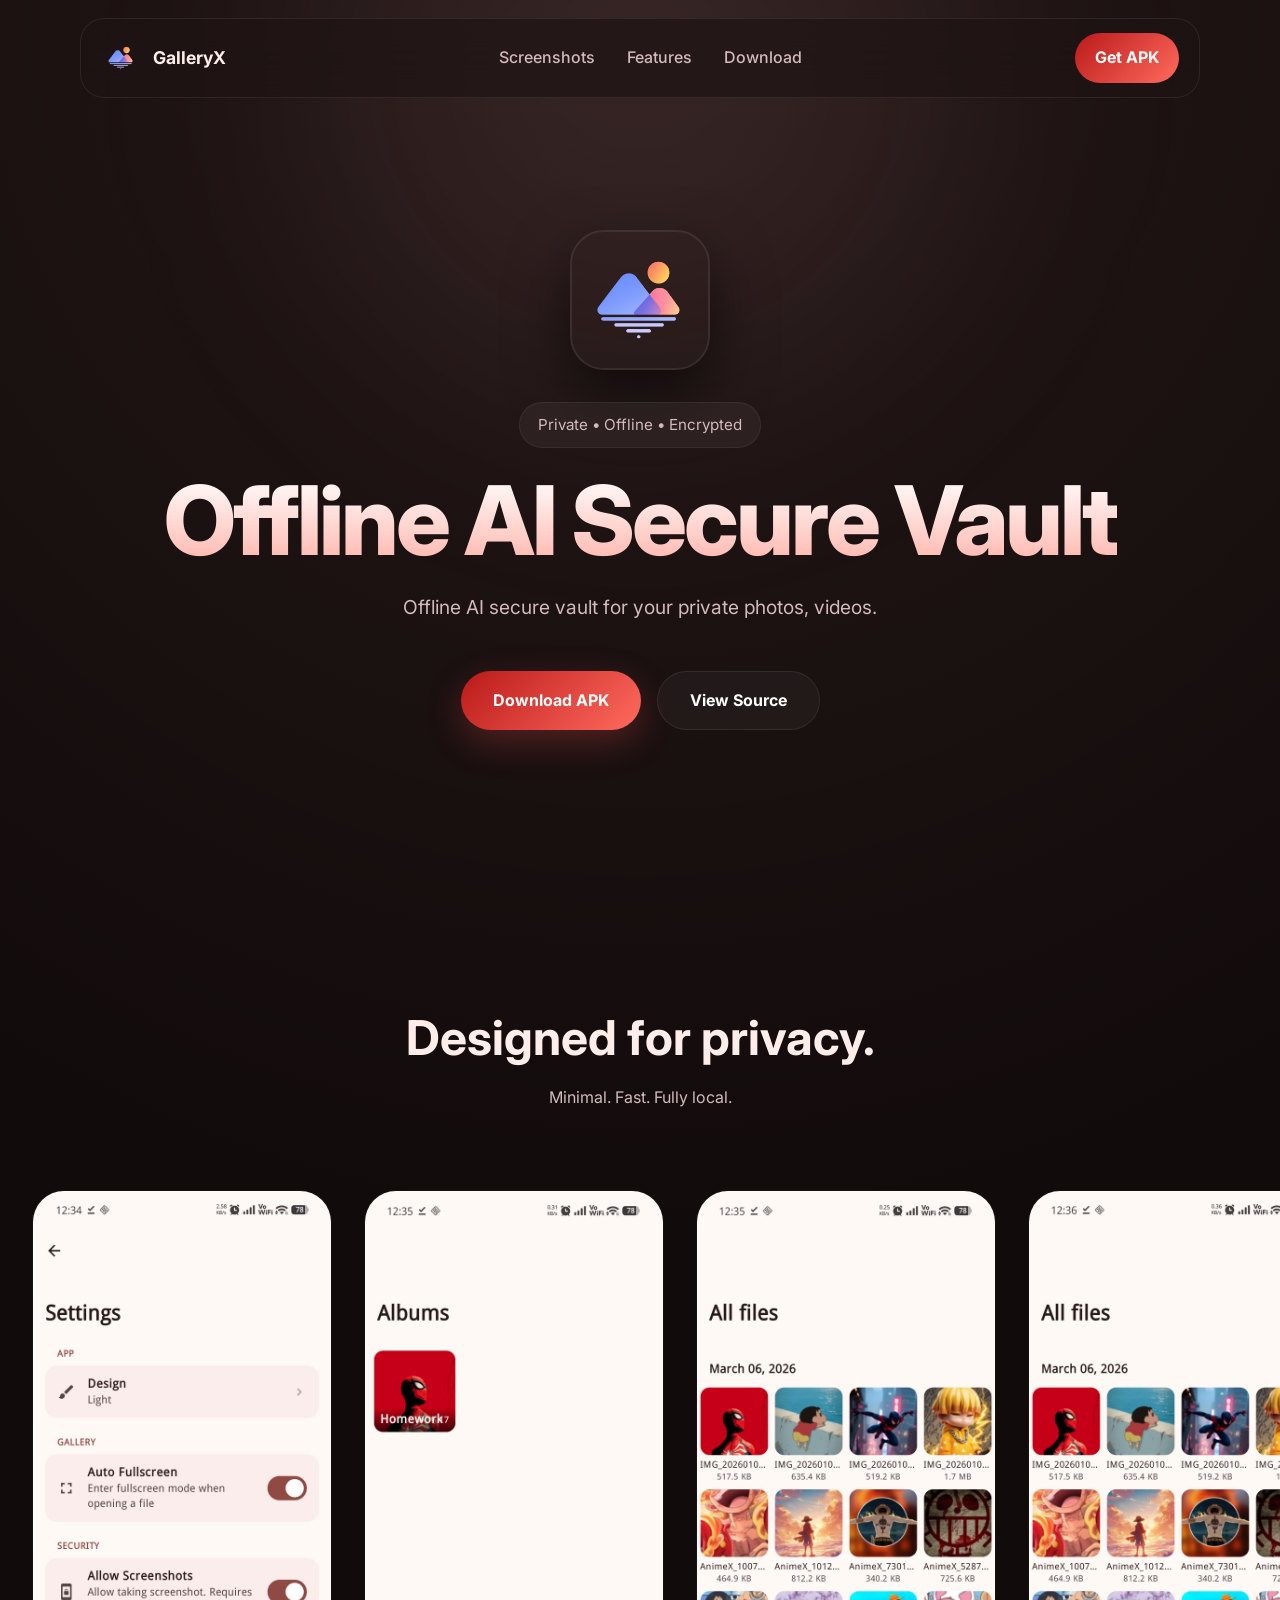
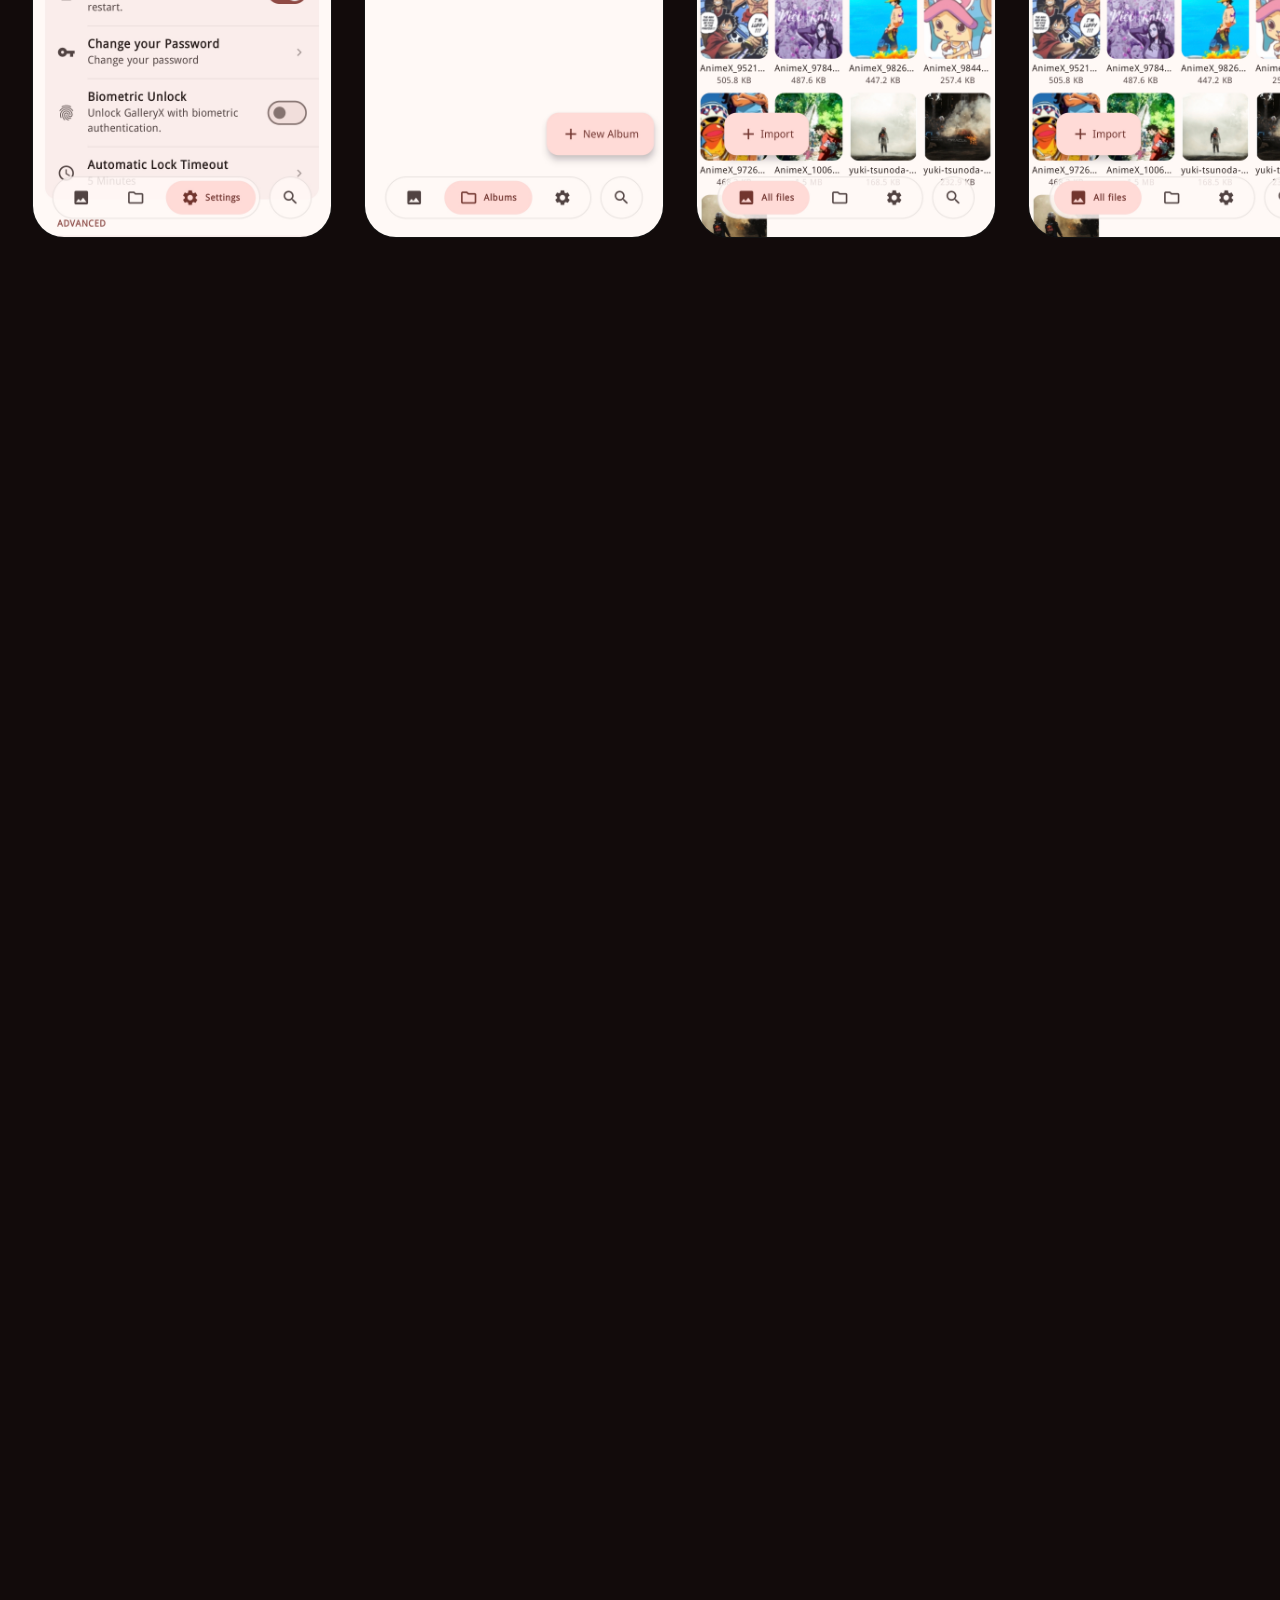
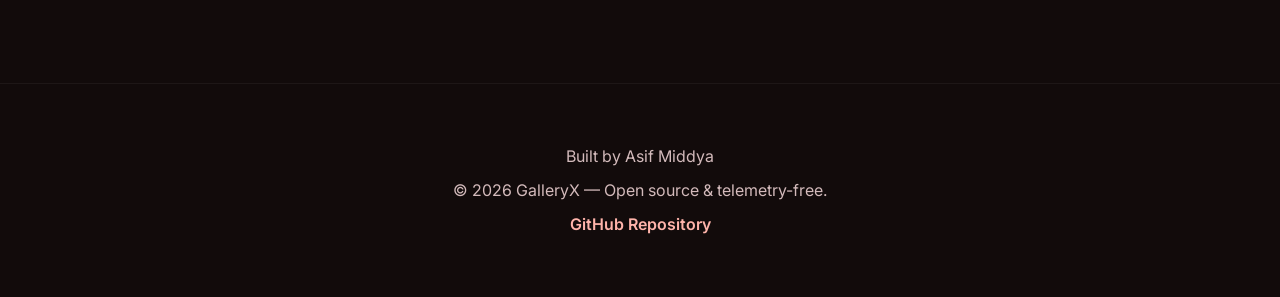
<file: docs/index.html>
<!DOCTYPE html>
<html lang="en">
<head>

    <meta charset="UTF-8" />
    <meta name="viewport" content="width=device-width, initial-scale=1.0" />

    <title>GalleryX — Offline AI Secure Vault</title>

    <meta name="title" content="GalleryX — Offline AI Secure Vault" />
    <meta name="description" content="Offline AI secure vault for your private photos, videos." />
    <meta name="theme-color" content="#120b0b" />

    <meta property="og:title" content="GalleryX" />
    <meta property="og:description" content="Offline AI secure vault for your private media." />
    <meta property="og:type" content="website" />
    <meta property="og:image" content="./assets/applogo.png" />

    <link rel="icon" type="image/png" href="./assets/applogo.png" />
    <link rel="apple-touch-icon" href="./assets/applogo.png" />

    <link rel="preconnect" href="https://fonts.googleapis.com">
    <link rel="preconnect" href="https://fonts.gstatic.com" crossorigin>

    <link href="https://fonts.googleapis.com/css2?family=Inter:wght@400;500;600;700;800&display=swap" rel="stylesheet">

    <link rel="stylesheet" href="index.css" />

</head>

<body>

<!-- NAVBAR -->

<header class="navbar">

    <div class="nav-left">
        <img src="./assets/applogo.png" alt="GalleryX Logo">
        <span>GalleryX</span>
    </div>

    <nav>
        <a href="#screenshots">Screenshots</a>
        <a href="#features">Features</a>
        <a href="#download">Download</a>
    </nav>

    <a
            class="nav-download"
            href="https://github.com/Midxv/GalleryX/releases/download/4.0.1/app-release.apk"
    >
        Get APK
    </a>

</header>

<!-- HERO -->

<section class="hero fade-in">

    <img
            src="./assets/applogo.png"
            alt="GalleryX Logo"
            class="app-logo"
    >

    <div class="hero-badge">
        Private • Offline • Encrypted
    </div>

    <h1>
        Offline AI Secure Vault
    </h1>

    <p>
        Offline AI secure vault for your private photos, videos.
    </p>

    <div class="hero-buttons">

        <a
                href="https://github.com/Midxv/GalleryX/releases/download/4.0.1/app-release.apk"
                class="download-btn"
        >
            Download APK
        </a>

        <a
                href="https://github.com/Midxv/GalleryX"
                class="secondary-btn"
        >
            View Source
        </a>

    </div>

</section>

<!-- SCREENSHOTS -->

<section class="screenshots-section fade-in" id="screenshots">

    <h2>Designed for privacy.</h2>

    <p class="section-subtitle">
        Minimal. Fast. Fully local.
    </p>

    <div class="carousel-wrapper">

        <div class="carousel-item">
            <img src="./assets/Screenshot_2026-03-06-00-34-09-585_com.app.galleryx.foss.jpg" alt="">
        </div>

        <div class="carousel-item">
            <img src="./assets/Screenshot_2026-03-06-00-35-52-537_com.app.galleryx.foss.jpg" alt="">
        </div>

        <div class="carousel-item">
            <img src="./assets/Screenshot_2026-03-06-00-35-58-520_com.app.galleryx.foss.jpg" alt="">
        </div>

        <div class="carousel-item">
            <img src="./assets/Screenshot_2026-03-06-00-36-56-136_com.app.galleryx.foss.jpg" alt="">
        </div>

        <div class="carousel-item">
            <img src="./assets/Screenshot_2026-03-06-00-37-14-467_com.app.galleryx.foss.jpg" alt="">
        </div>

    </div>

</section>

<!-- FEATURES -->

<section class="features-container fade-in" id="features">

    <div class="feature-heading">

        <h2>Built for privacy.</h2>

        <p>
            Secure local storage with fast offline AI-powered search.
        </p>

    </div>

    <div class="feature-card">

        <div class="feature-icon">🔐</div>

        <h3>Secure Encryption</h3>

        <p>
            AES-256 encrypted storage with secure local processing
            and complete offline protection.
        </p>

    </div>

    <div class="feature-card">

        <div class="feature-icon">🧠</div>

        <h3>Offline AI Search</h3>

        <p>
            Search media naturally using local ONNX-powered
            semantic AI directly on your device.
        </p>

    </div>

    <div class="feature-card">

        <div class="feature-icon">👁️</div>

        <h3>Stealth Mode</h3>

        <p>
            Hide the app entirely.
        </p>

    </div>

    <div class="feature-card">

        <div class="feature-icon">⚡</div>

        <h3>Optimized Performance</h3>

        <p>
            Smooth media loading, fast search indexing and efficient
            local processing designed for modern Android devices.
        </p>

    </div>

</section>

<!-- DOWNLOAD -->

<section class="download-section fade-in" id="download">

    <div class="download-box">

        <h2>
            Secure your media properly.
        </h2>

        <p>
            Open source. Offline-first. Privacy focused.
        </p>

        <a
                href="https://github.com/Midxv/GalleryX/releases/download/4.0.1/app-release.apk"
                class="download-btn large"
        >
            Download v4.0.1
        </a>

    </div>

</section>

<!-- FOOTER -->

<footer>

    <p>
        Built by Asif Middya
    </p>

    <p>
        © 2026 GalleryX — Open source & telemetry-free.
    </p>

    <a
            href="https://github.com/Midxv/GalleryX"
            class="footer-link"
    >
        GitHub Repository
    </a>

</footer>

<!-- ANIMATION -->

<script>

    document.addEventListener("DOMContentLoaded", () => {

        const observer = new IntersectionObserver((entries) => {

            entries.forEach(entry => {

                if (entry.isIntersecting) {
                    entry.target.classList.add("visible");
                }

            });

        }, {
            threshold: 0.15
        });

        document.querySelectorAll(".fade-in").forEach(el => {
            observer.observe(el);
        });

    });

</script>

</body>
</html>
</file>
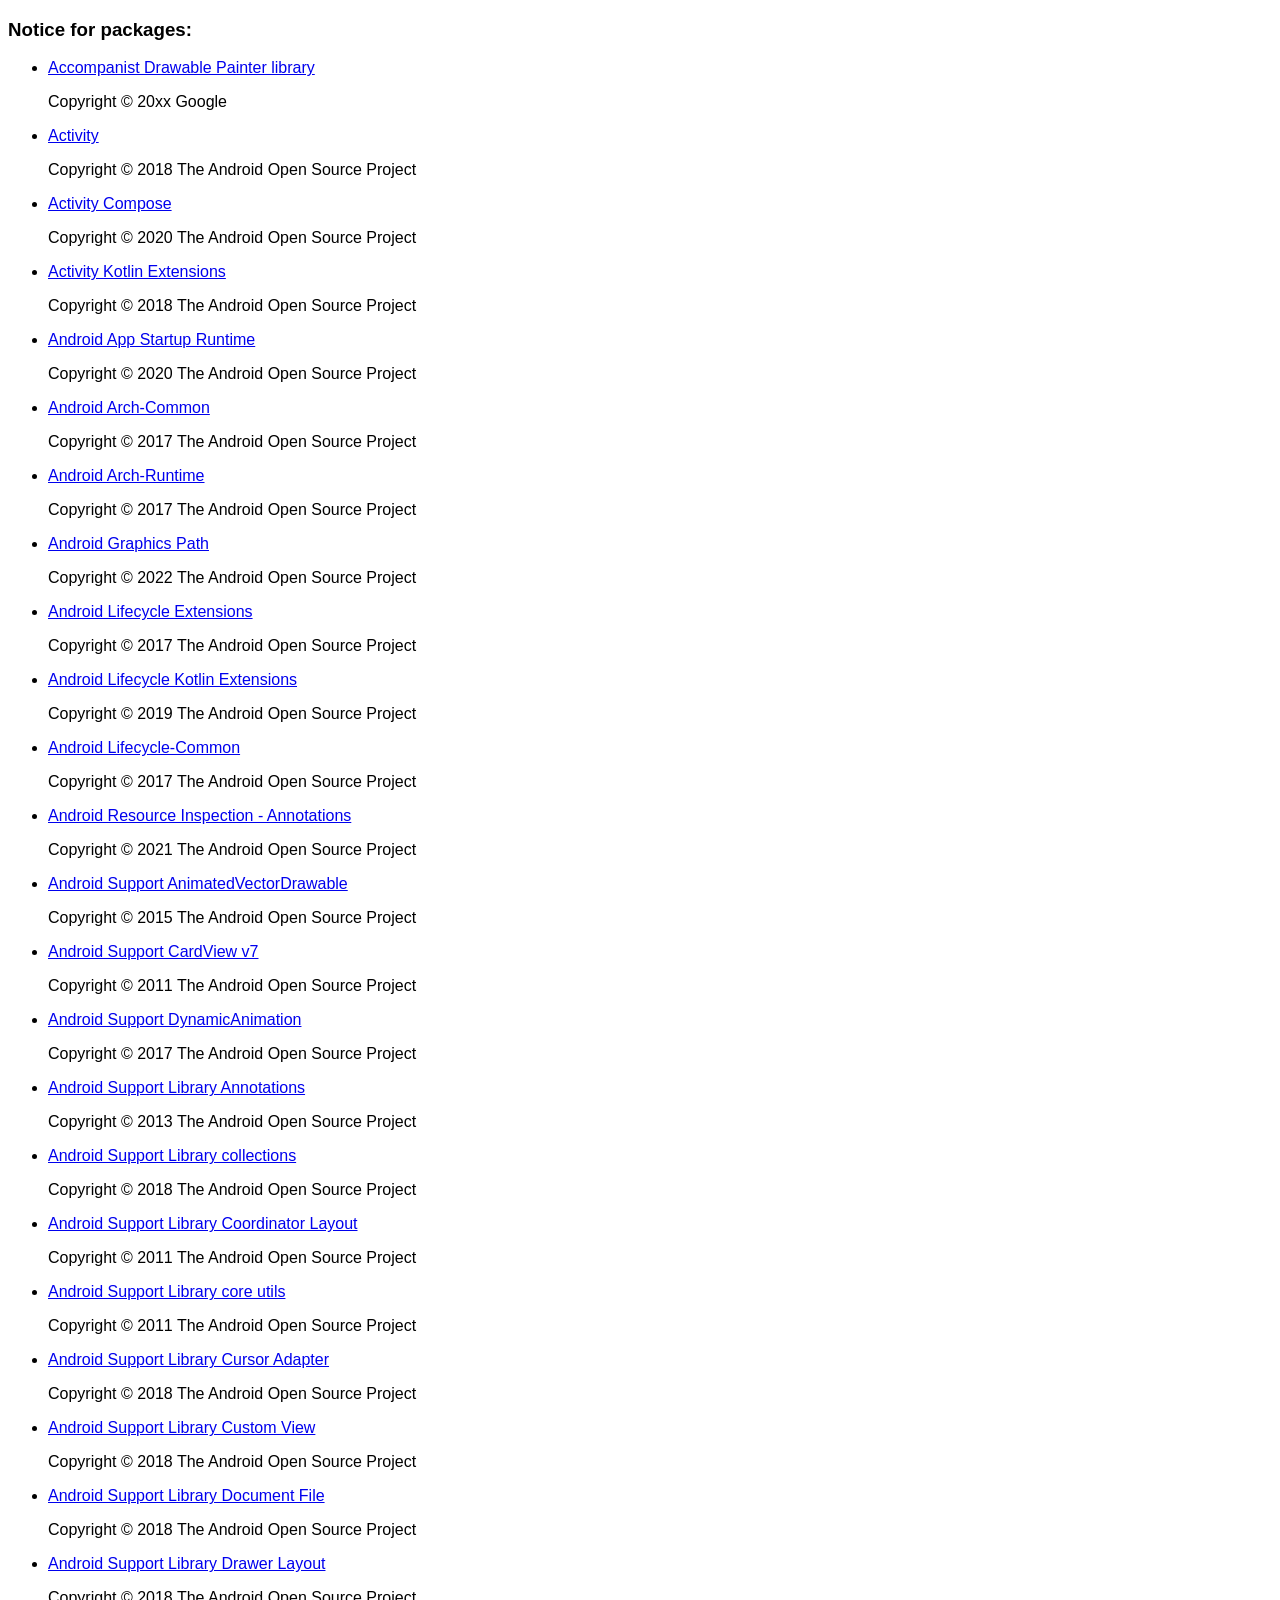
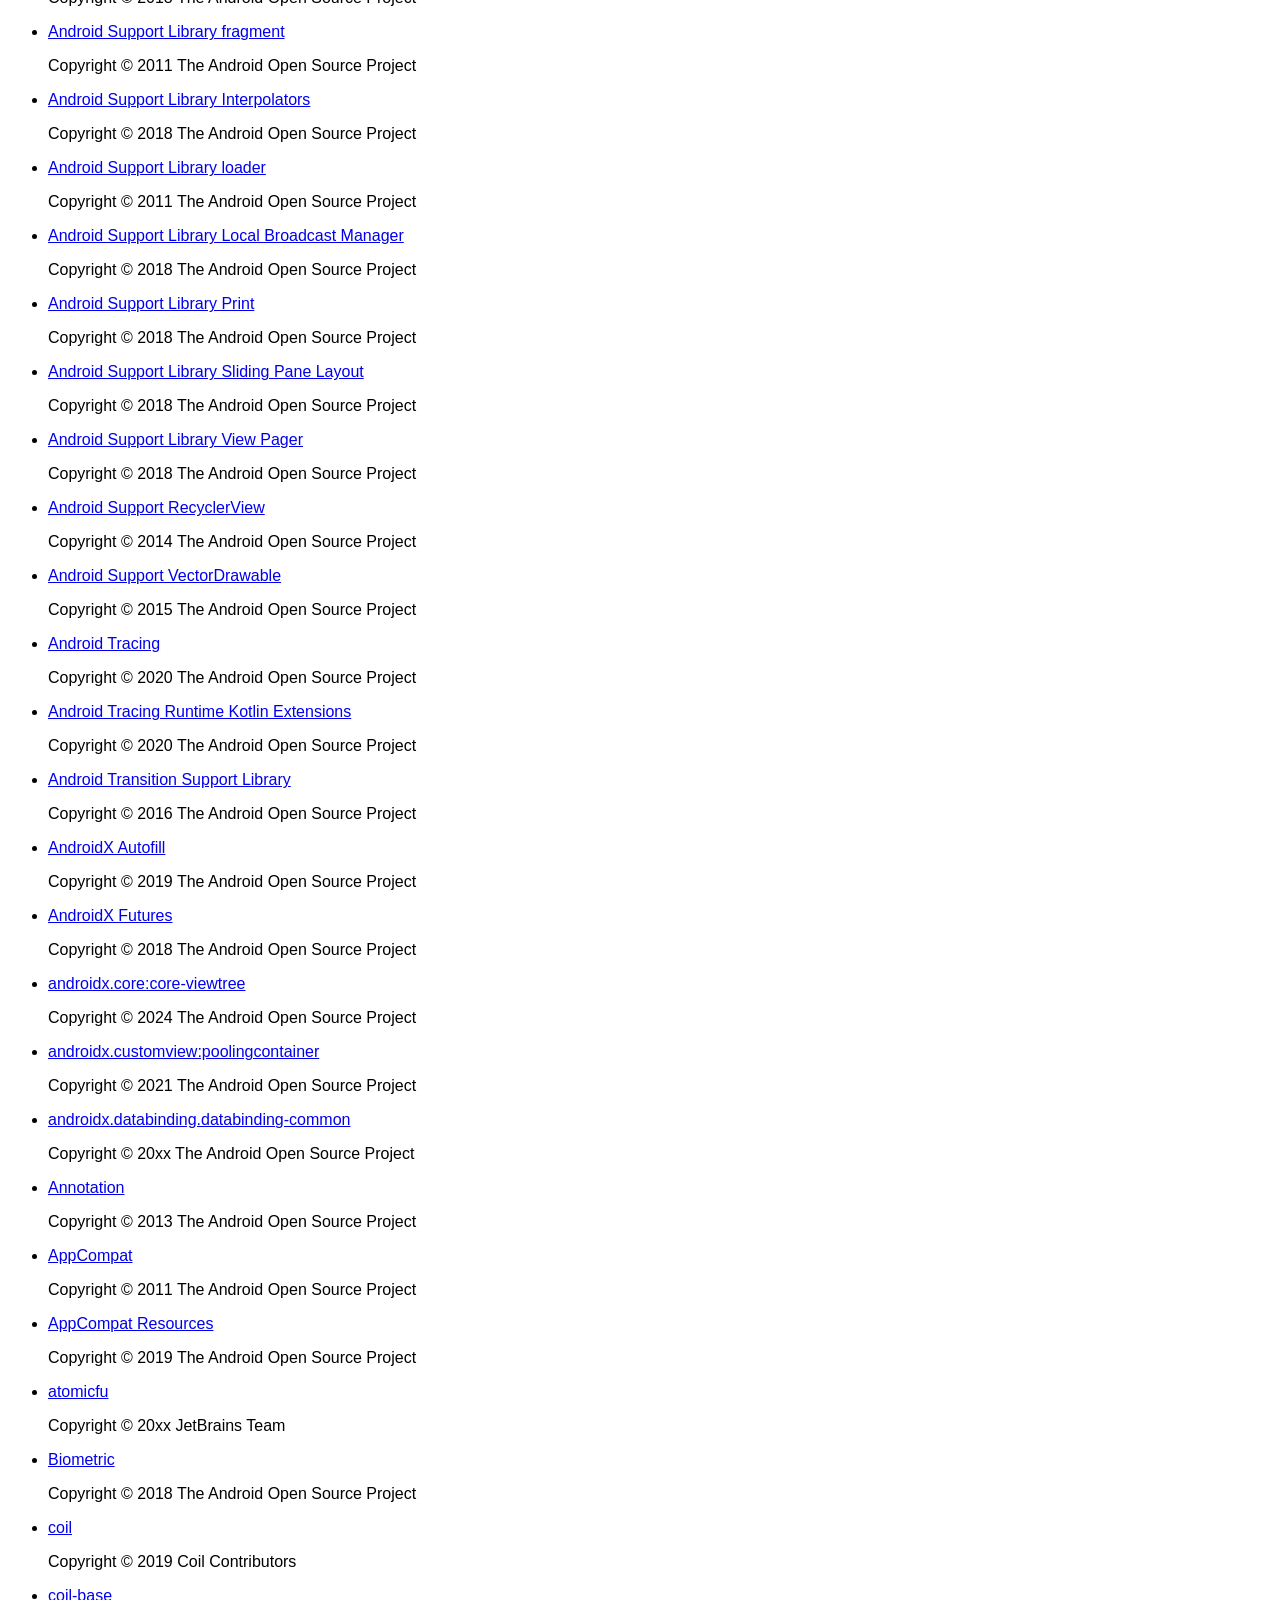
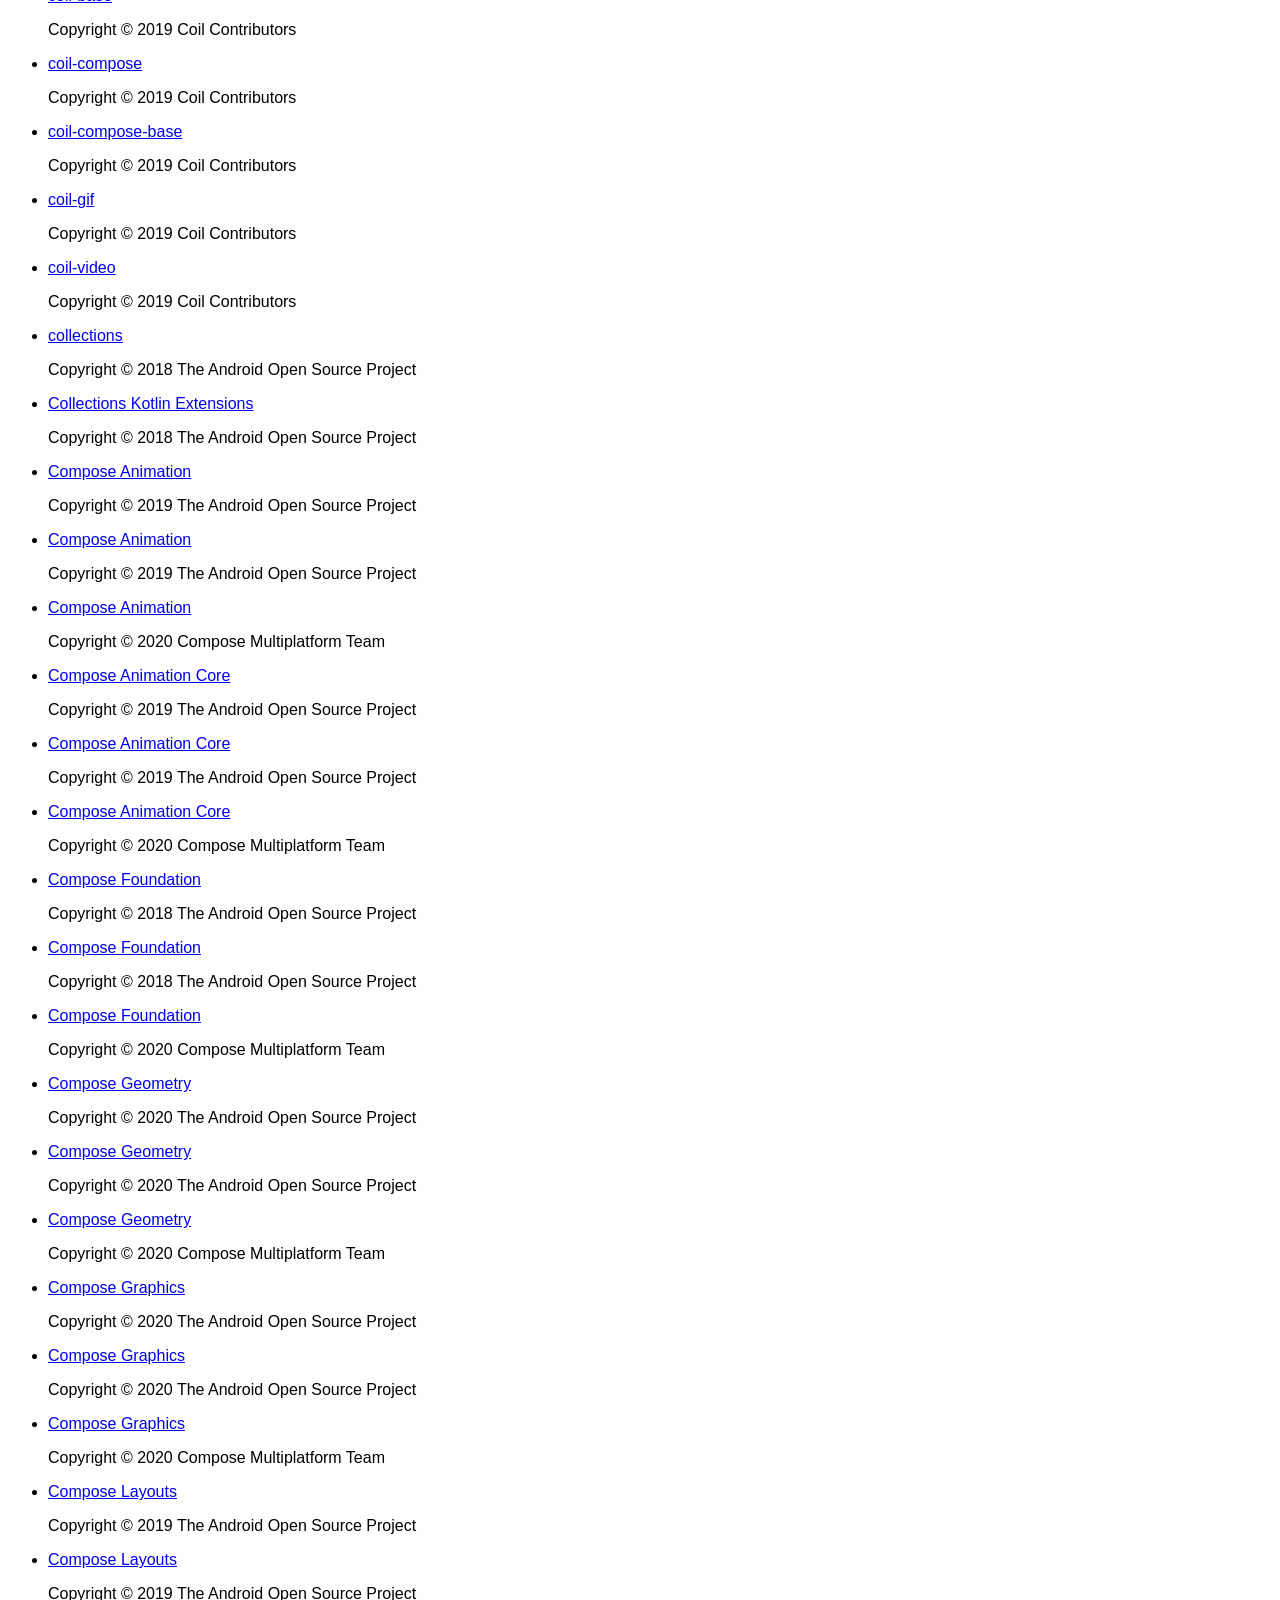
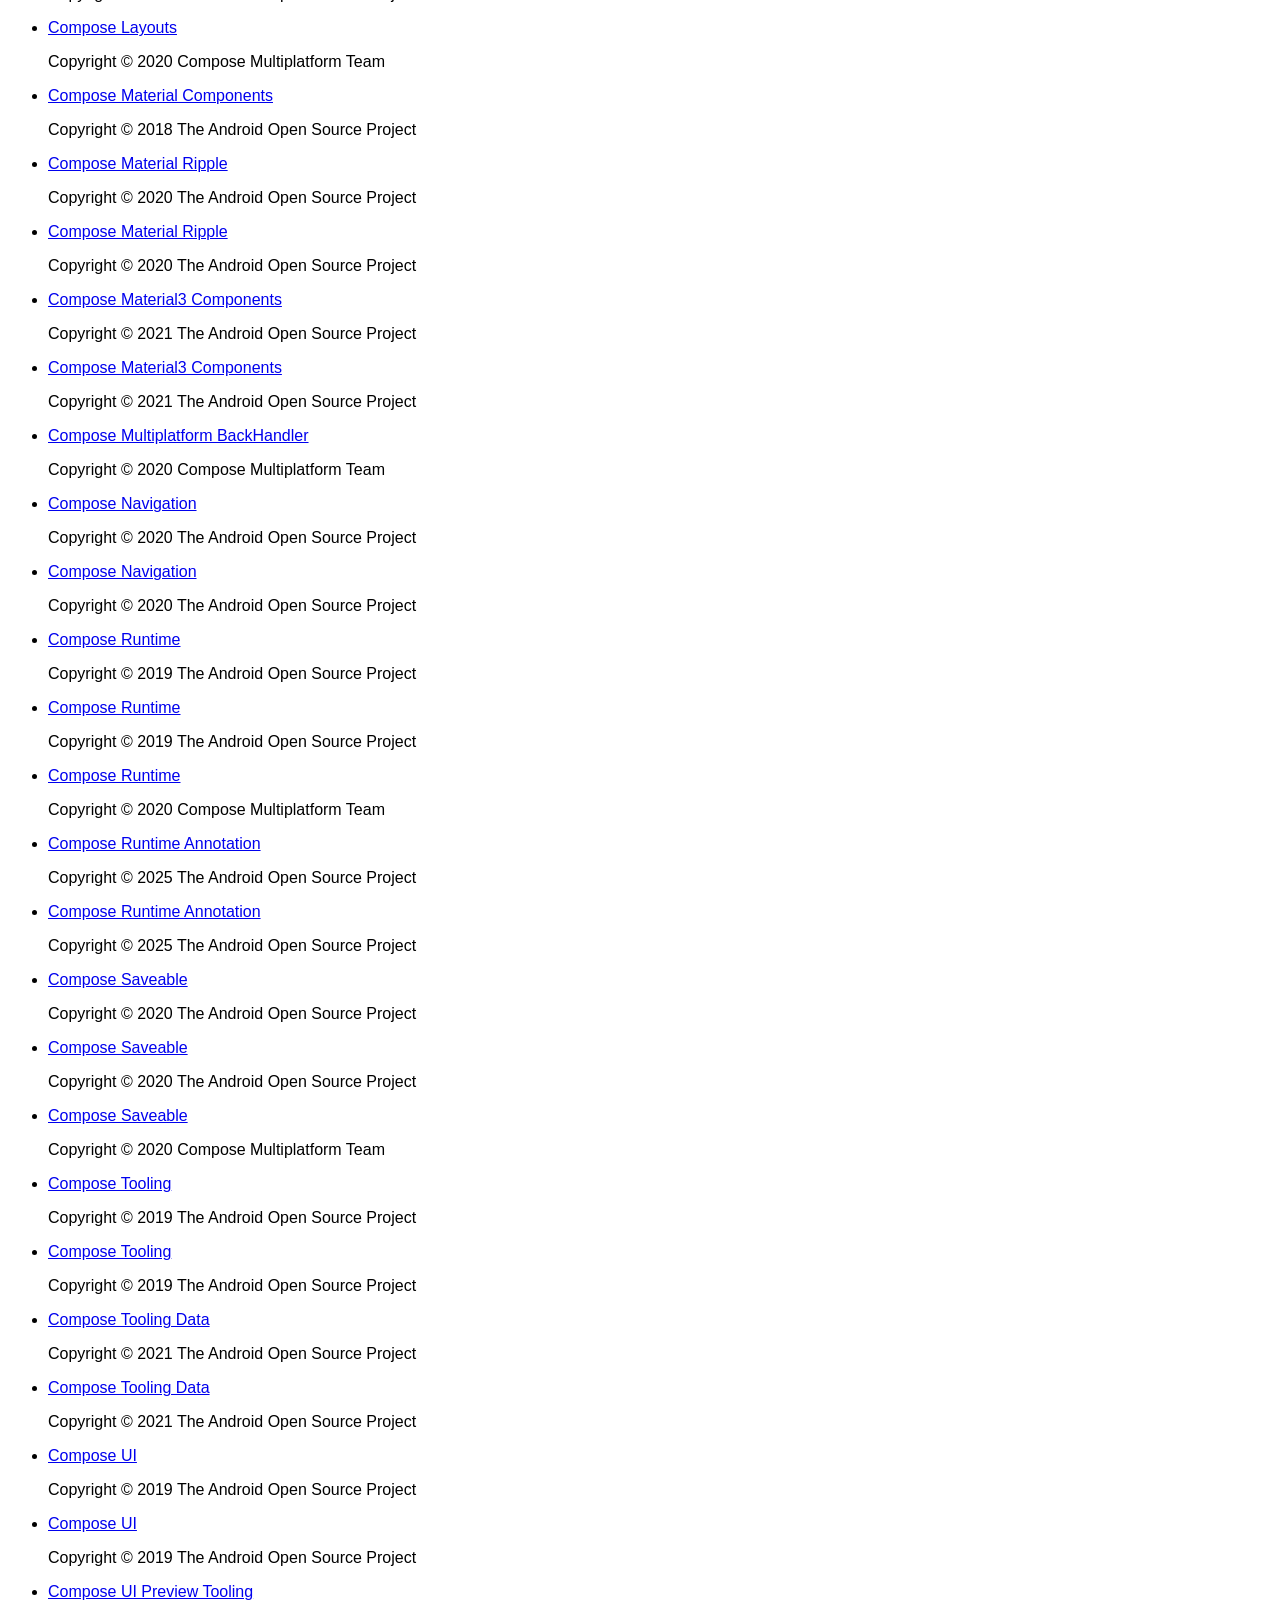
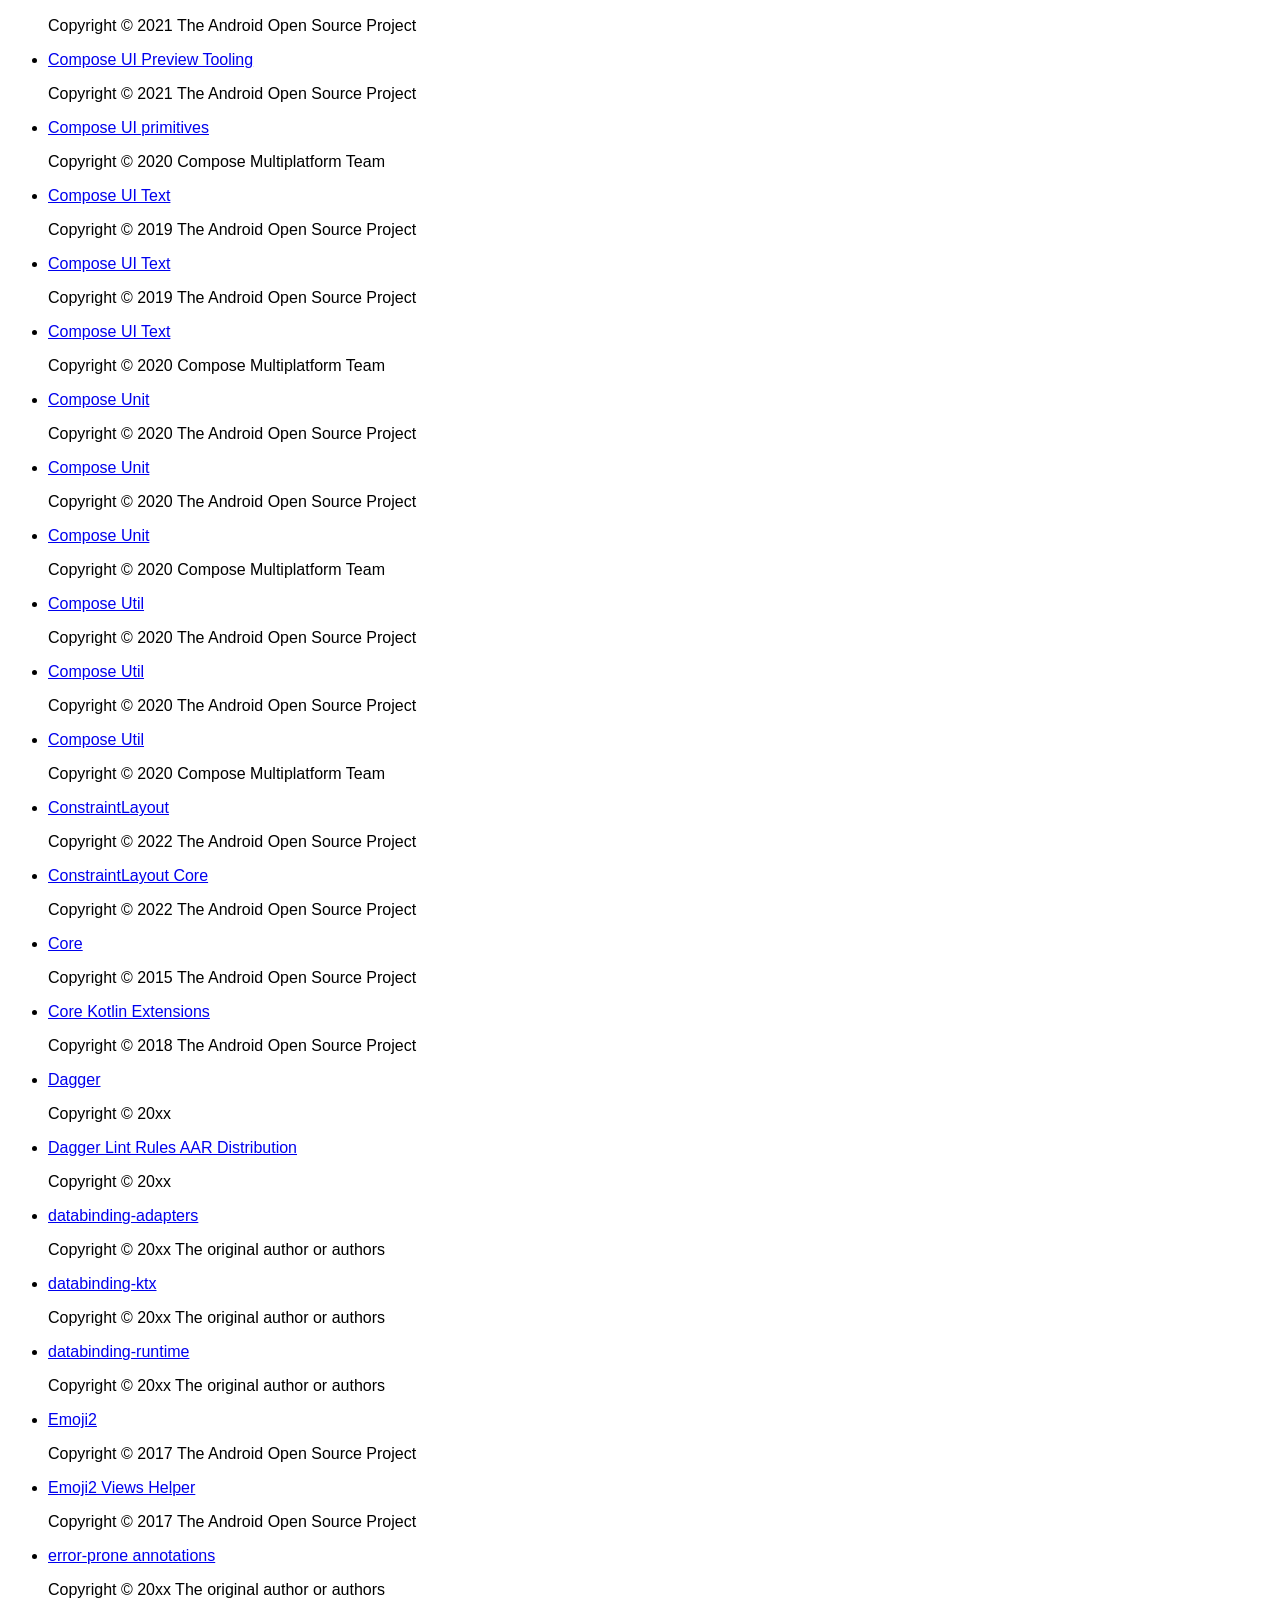
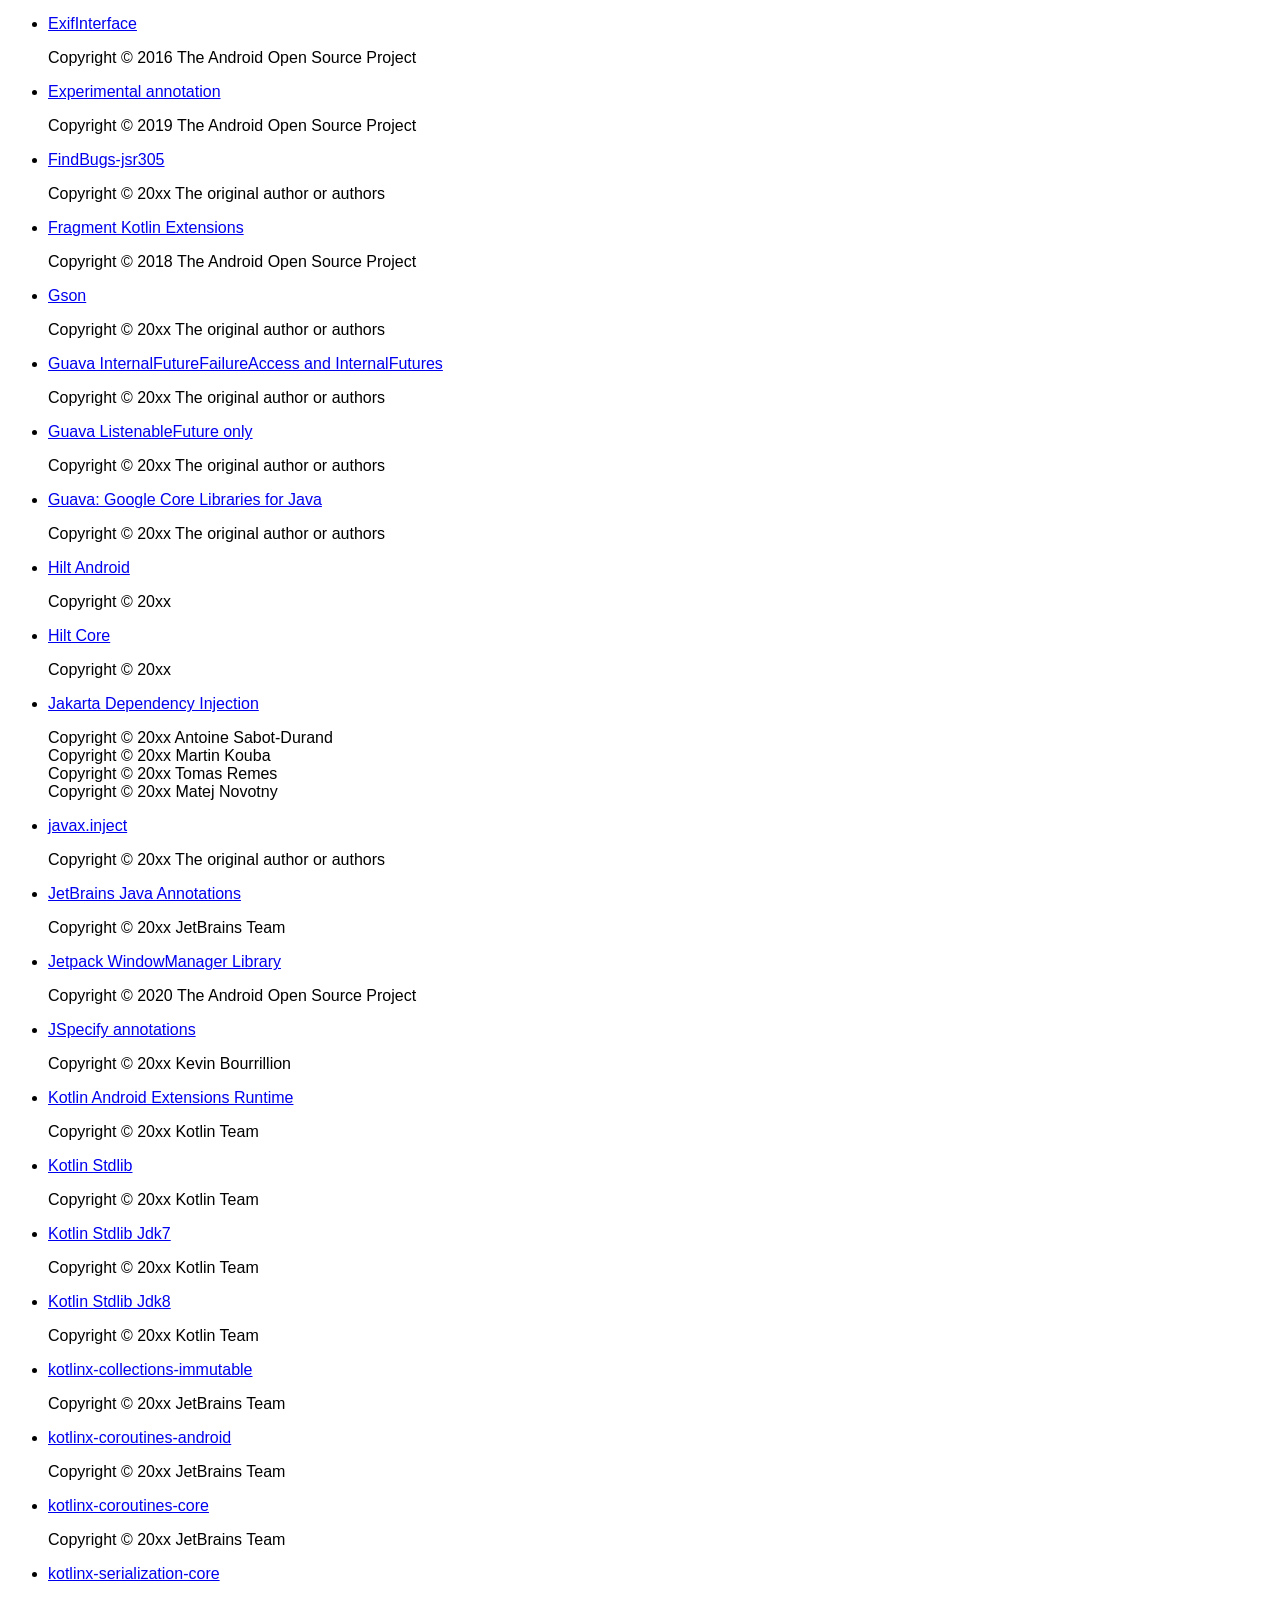
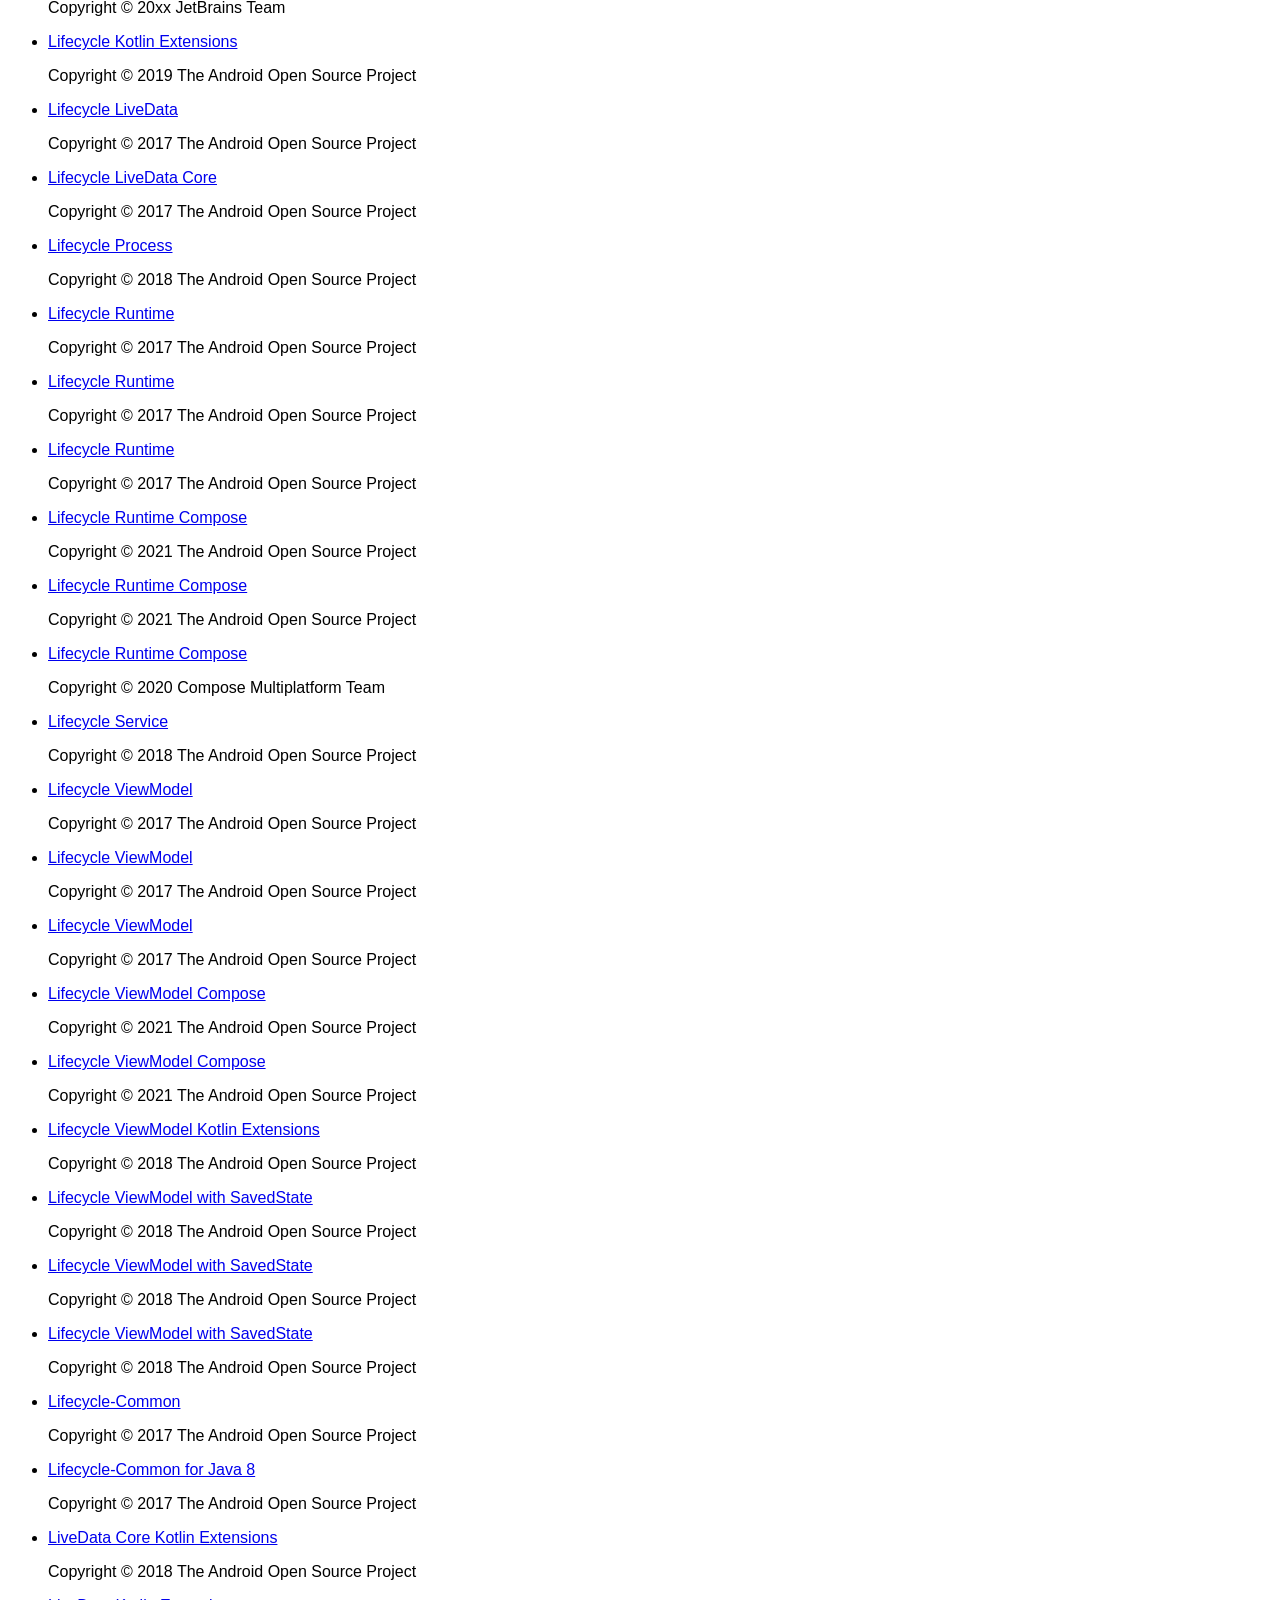
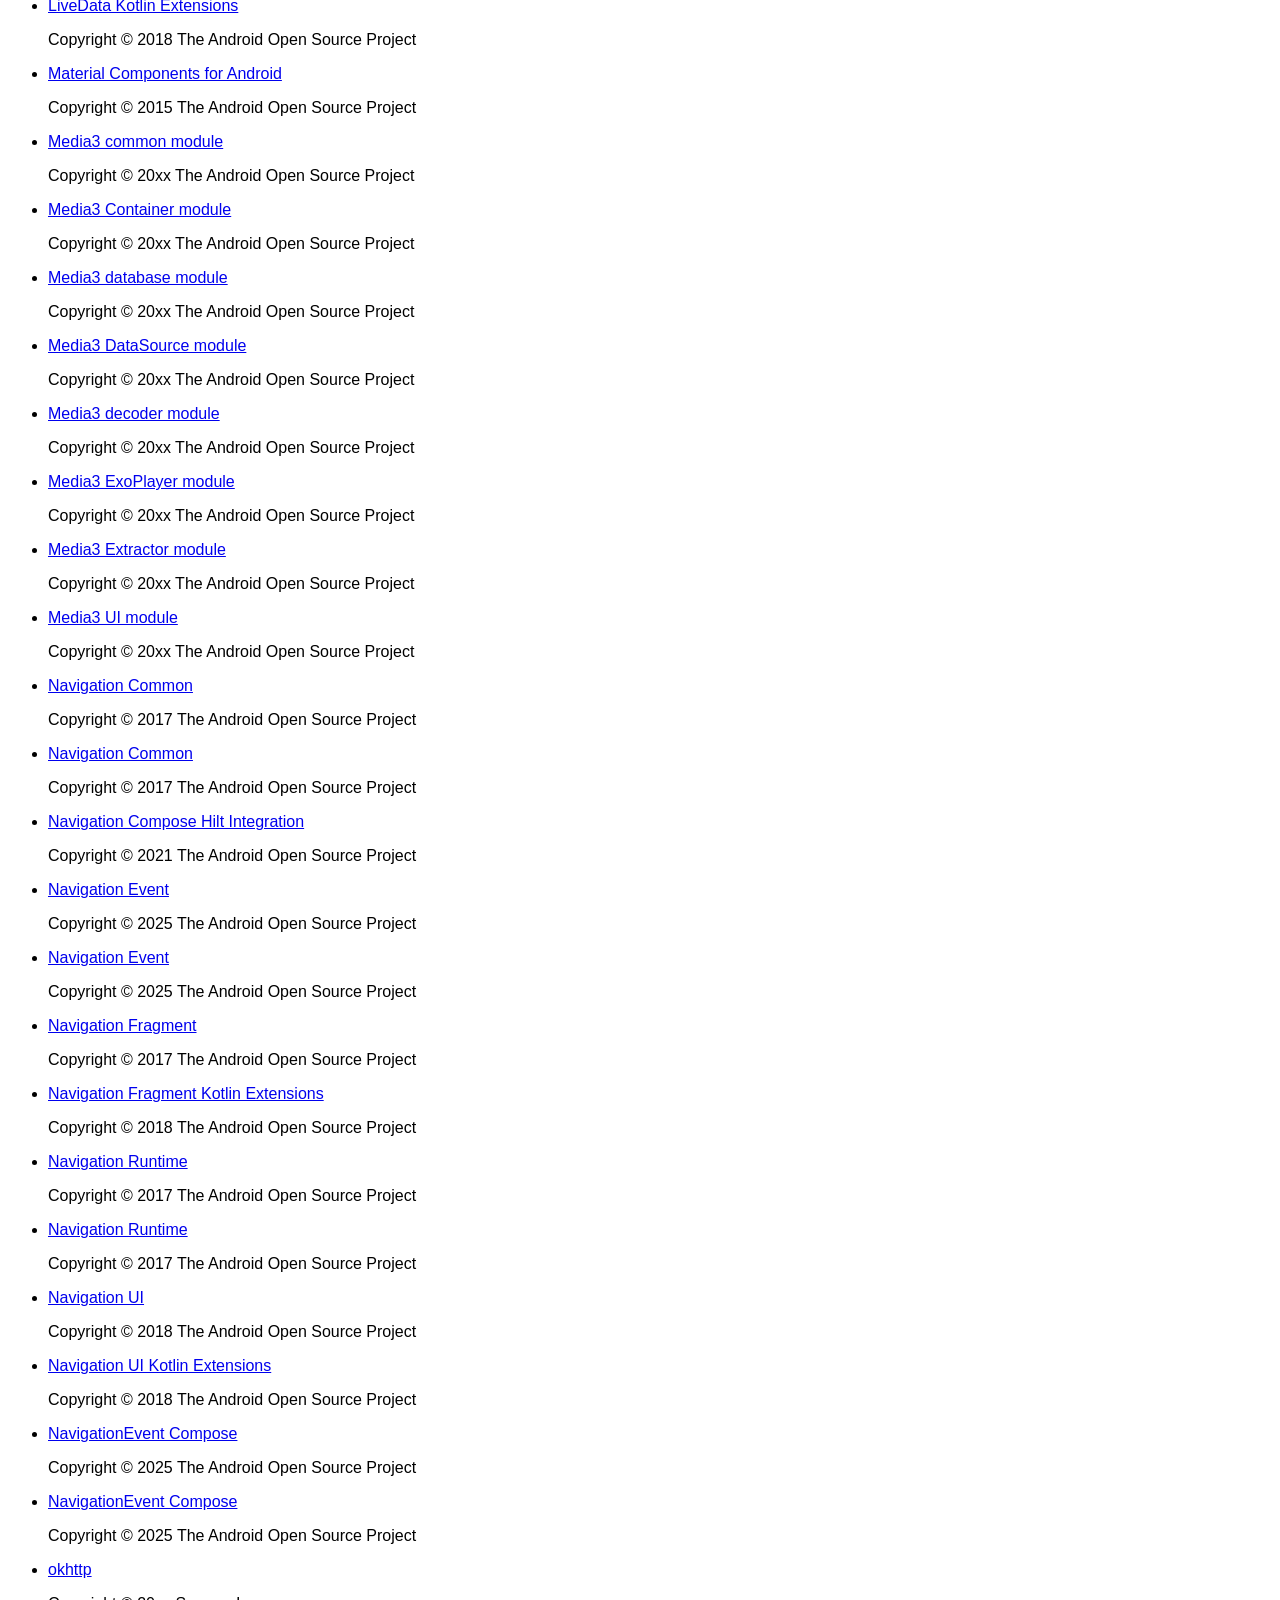
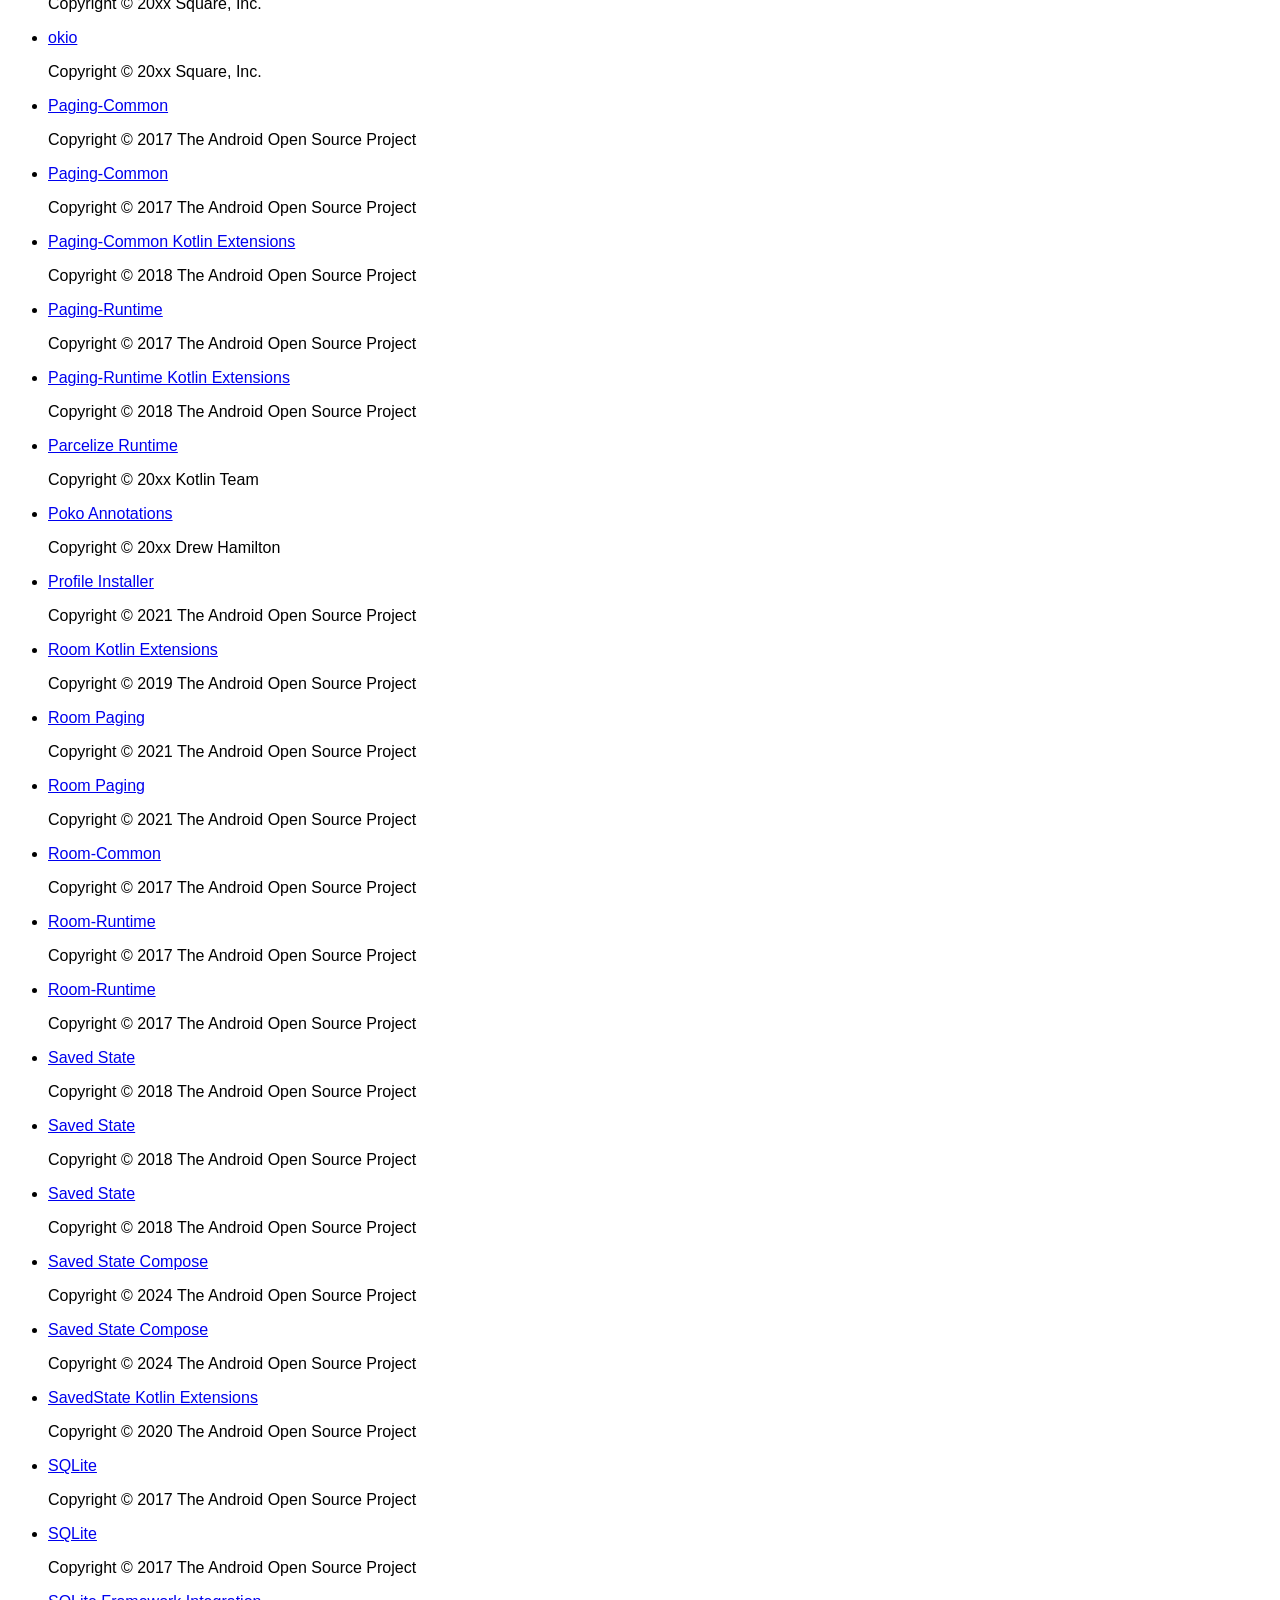
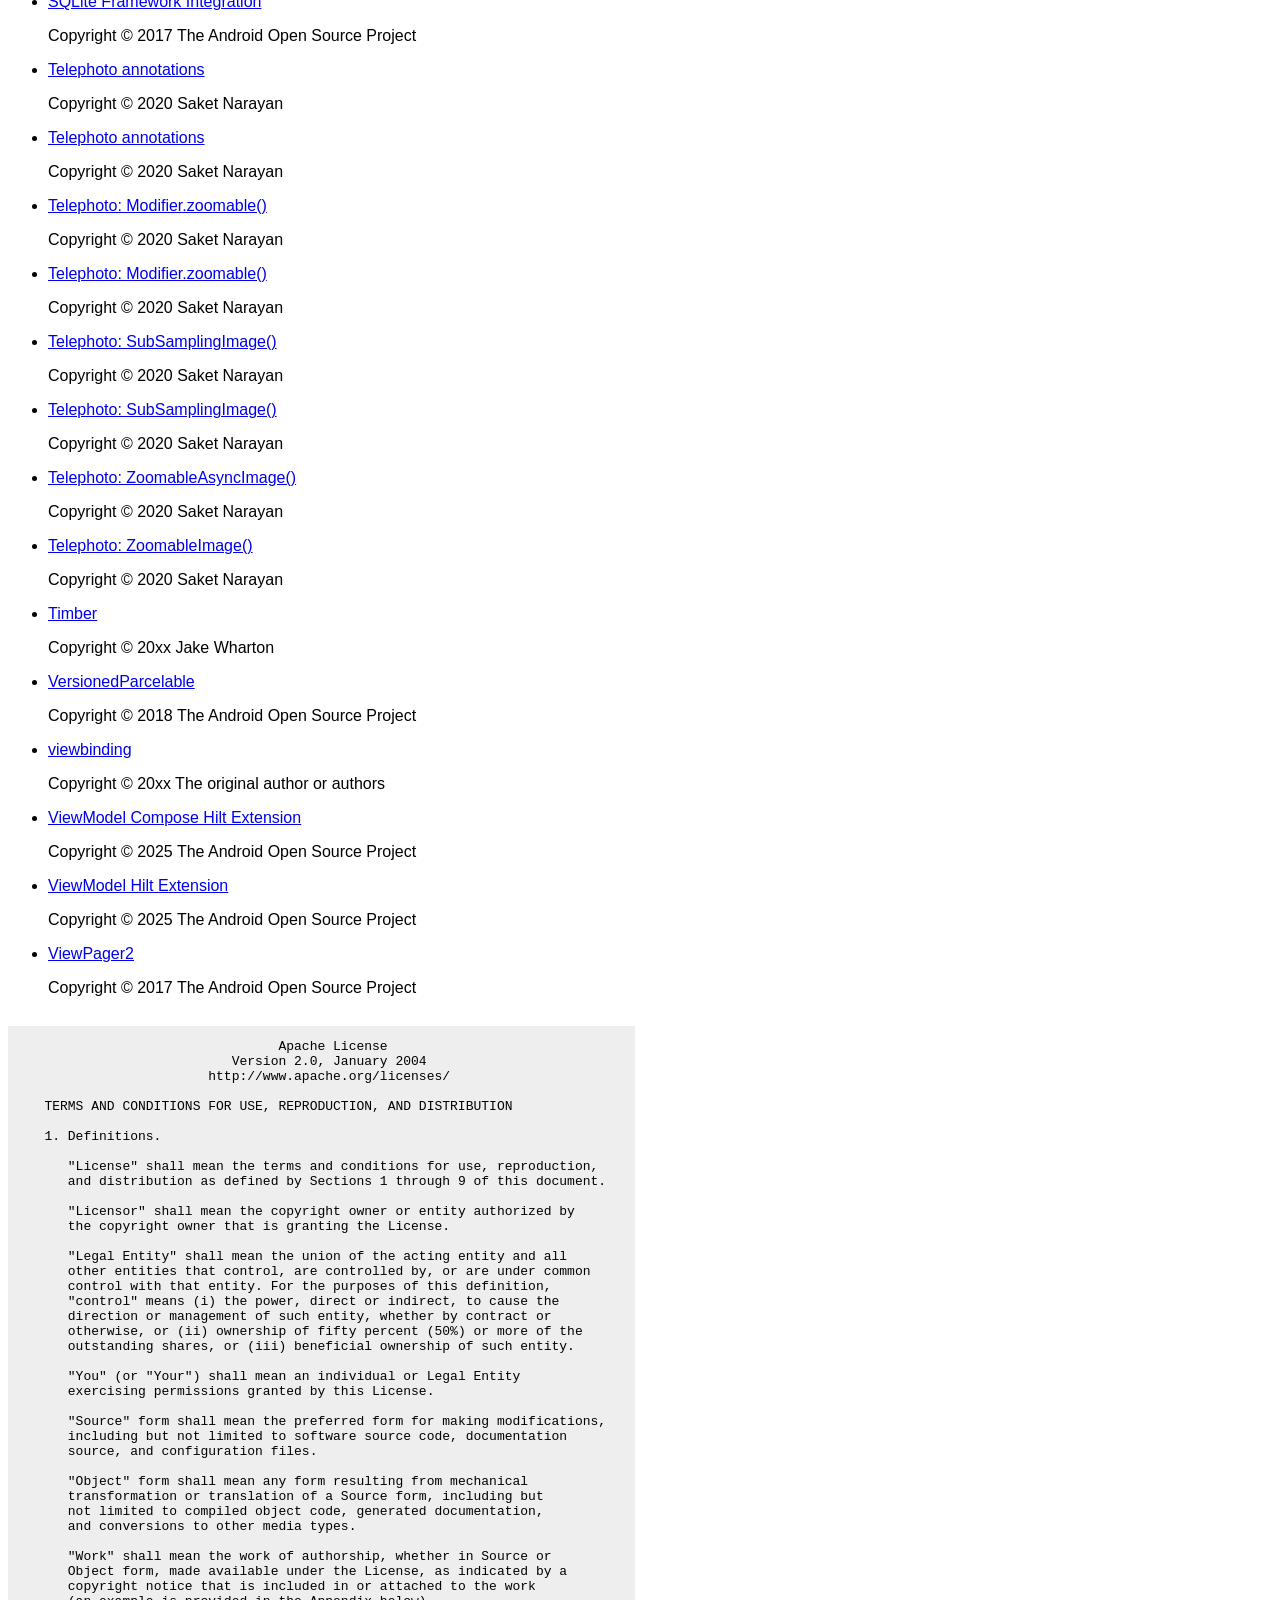
<file: app/src/foss/assets/open_source_licenses.html>
<!DOCTYPE html>
<html lang="en">
  <head><meta http-equiv="content-type" content="text/html; charset=utf-8">
    <style>body { font-family: sans-serif; background-color: #ffffff; color: #000000; } a { color: #0000EE; } pre { background-color: #eeeeee; padding: 1em; white-space: pre-wrap; word-break: break-word; display: inline-block; } @media (prefers-color-scheme: dark) { body { background-color: #121212; color: #E0E0E0; } a { color: #BB86FC; } pre { background-color: #333333; color: #E0E0E0; } }</style>
    <title>Open source licenses</title>
  </head>
  <body>
    <h3>Notice for packages:</h3>
    <ul>
      <li><a href="#1934118923">Accompanist Drawable Painter library</a>
        <dl>
          <dt>Copyright &copy; 20xx Google</dt>
          <dd></dd>
        </dl>
      </li>
      <li><a href="#1934118923">Activity</a>
        <dl>
          <dt>Copyright &copy; 2018 The Android Open Source Project</dt>
          <dd></dd>
        </dl>
      </li>
      <li><a href="#1934118923">Activity Compose</a>
        <dl>
          <dt>Copyright &copy; 2020 The Android Open Source Project</dt>
          <dd></dd>
        </dl>
      </li>
      <li><a href="#1934118923">Activity Kotlin Extensions</a>
        <dl>
          <dt>Copyright &copy; 2018 The Android Open Source Project</dt>
          <dd></dd>
        </dl>
      </li>
      <li><a href="#1934118923">Android App Startup Runtime</a>
        <dl>
          <dt>Copyright &copy; 2020 The Android Open Source Project</dt>
          <dd></dd>
        </dl>
      </li>
      <li><a href="#1934118923">Android Arch-Common</a>
        <dl>
          <dt>Copyright &copy; 2017 The Android Open Source Project</dt>
          <dd></dd>
        </dl>
      </li>
      <li><a href="#1934118923">Android Arch-Runtime</a>
        <dl>
          <dt>Copyright &copy; 2017 The Android Open Source Project</dt>
          <dd></dd>
        </dl>
      </li>
      <li><a href="#1934118923">Android Graphics Path</a>
        <dl>
          <dt>Copyright &copy; 2022 The Android Open Source Project</dt>
          <dd></dd>
        </dl>
      </li>
      <li><a href="#1934118923">Android Lifecycle Extensions</a>
        <dl>
          <dt>Copyright &copy; 2017 The Android Open Source Project</dt>
          <dd></dd>
        </dl>
      </li>
      <li><a href="#1934118923">Android Lifecycle Kotlin Extensions</a>
        <dl>
          <dt>Copyright &copy; 2019 The Android Open Source Project</dt>
          <dd></dd>
        </dl>
      </li>
      <li><a href="#1934118923">Android Lifecycle-Common</a>
        <dl>
          <dt>Copyright &copy; 2017 The Android Open Source Project</dt>
          <dd></dd>
        </dl>
      </li>
      <li><a href="#1934118923">Android Resource Inspection - Annotations</a>
        <dl>
          <dt>Copyright &copy; 2021 The Android Open Source Project</dt>
          <dd></dd>
        </dl>
      </li>
      <li><a href="#1934118923">Android Support AnimatedVectorDrawable</a>
        <dl>
          <dt>Copyright &copy; 2015 The Android Open Source Project</dt>
          <dd></dd>
        </dl>
      </li>
      <li><a href="#1934118923">Android Support CardView v7</a>
        <dl>
          <dt>Copyright &copy; 2011 The Android Open Source Project</dt>
          <dd></dd>
        </dl>
      </li>
      <li><a href="#1934118923">Android Support DynamicAnimation</a>
        <dl>
          <dt>Copyright &copy; 2017 The Android Open Source Project</dt>
          <dd></dd>
        </dl>
      </li>
      <li><a href="#1934118923">Android Support Library Annotations</a>
        <dl>
          <dt>Copyright &copy; 2013 The Android Open Source Project</dt>
          <dd></dd>
        </dl>
      </li>
      <li><a href="#1934118923">Android Support Library collections</a>
        <dl>
          <dt>Copyright &copy; 2018 The Android Open Source Project</dt>
          <dd></dd>
        </dl>
      </li>
      <li><a href="#1934118923">Android Support Library Coordinator Layout</a>
        <dl>
          <dt>Copyright &copy; 2011 The Android Open Source Project</dt>
          <dd></dd>
        </dl>
      </li>
      <li><a href="#1934118923">Android Support Library core utils</a>
        <dl>
          <dt>Copyright &copy; 2011 The Android Open Source Project</dt>
          <dd></dd>
        </dl>
      </li>
      <li><a href="#1934118923">Android Support Library Cursor Adapter</a>
        <dl>
          <dt>Copyright &copy; 2018 The Android Open Source Project</dt>
          <dd></dd>
        </dl>
      </li>
      <li><a href="#1934118923">Android Support Library Custom View</a>
        <dl>
          <dt>Copyright &copy; 2018 The Android Open Source Project</dt>
          <dd></dd>
        </dl>
      </li>
      <li><a href="#1934118923">Android Support Library Document File</a>
        <dl>
          <dt>Copyright &copy; 2018 The Android Open Source Project</dt>
          <dd></dd>
        </dl>
      </li>
      <li><a href="#1934118923">Android Support Library Drawer Layout</a>
        <dl>
          <dt>Copyright &copy; 2018 The Android Open Source Project</dt>
          <dd></dd>
        </dl>
      </li>
      <li><a href="#1934118923">Android Support Library fragment</a>
        <dl>
          <dt>Copyright &copy; 2011 The Android Open Source Project</dt>
          <dd></dd>
        </dl>
      </li>
      <li><a href="#1934118923">Android Support Library Interpolators</a>
        <dl>
          <dt>Copyright &copy; 2018 The Android Open Source Project</dt>
          <dd></dd>
        </dl>
      </li>
      <li><a href="#1934118923">Android Support Library loader</a>
        <dl>
          <dt>Copyright &copy; 2011 The Android Open Source Project</dt>
          <dd></dd>
        </dl>
      </li>
      <li><a href="#1934118923">Android Support Library Local Broadcast Manager</a>
        <dl>
          <dt>Copyright &copy; 2018 The Android Open Source Project</dt>
          <dd></dd>
        </dl>
      </li>
      <li><a href="#1934118923">Android Support Library Print</a>
        <dl>
          <dt>Copyright &copy; 2018 The Android Open Source Project</dt>
          <dd></dd>
        </dl>
      </li>
      <li><a href="#1934118923">Android Support Library Sliding Pane Layout</a>
        <dl>
          <dt>Copyright &copy; 2018 The Android Open Source Project</dt>
          <dd></dd>
        </dl>
      </li>
      <li><a href="#1934118923">Android Support Library View Pager</a>
        <dl>
          <dt>Copyright &copy; 2018 The Android Open Source Project</dt>
          <dd></dd>
        </dl>
      </li>
      <li><a href="#1934118923">Android Support RecyclerView</a>
        <dl>
          <dt>Copyright &copy; 2014 The Android Open Source Project</dt>
          <dd></dd>
        </dl>
      </li>
      <li><a href="#1934118923">Android Support VectorDrawable</a>
        <dl>
          <dt>Copyright &copy; 2015 The Android Open Source Project</dt>
          <dd></dd>
        </dl>
      </li>
      <li><a href="#1934118923">Android Tracing</a>
        <dl>
          <dt>Copyright &copy; 2020 The Android Open Source Project</dt>
          <dd></dd>
        </dl>
      </li>
      <li><a href="#1934118923">Android Tracing Runtime Kotlin Extensions</a>
        <dl>
          <dt>Copyright &copy; 2020 The Android Open Source Project</dt>
          <dd></dd>
        </dl>
      </li>
      <li><a href="#1934118923">Android Transition Support Library</a>
        <dl>
          <dt>Copyright &copy; 2016 The Android Open Source Project</dt>
          <dd></dd>
        </dl>
      </li>
      <li><a href="#1934118923">AndroidX Autofill</a>
        <dl>
          <dt>Copyright &copy; 2019 The Android Open Source Project</dt>
          <dd></dd>
        </dl>
      </li>
      <li><a href="#1934118923">AndroidX Futures</a>
        <dl>
          <dt>Copyright &copy; 2018 The Android Open Source Project</dt>
          <dd></dd>
        </dl>
      </li>
      <li><a href="#1934118923">androidx.core:core-viewtree</a>
        <dl>
          <dt>Copyright &copy; 2024 The Android Open Source Project</dt>
          <dd></dd>
        </dl>
      </li>
      <li><a href="#1934118923">androidx.customview:poolingcontainer</a>
        <dl>
          <dt>Copyright &copy; 2021 The Android Open Source Project</dt>
          <dd></dd>
        </dl>
      </li>
      <li><a href="#1934118923">androidx.databinding.databinding-common</a>
        <dl>
          <dt>Copyright &copy; 20xx The Android Open Source Project</dt>
          <dd></dd>
        </dl>
      </li>
      <li><a href="#1934118923">Annotation</a>
        <dl>
          <dt>Copyright &copy; 2013 The Android Open Source Project</dt>
          <dd></dd>
        </dl>
      </li>
      <li><a href="#1934118923">AppCompat</a>
        <dl>
          <dt>Copyright &copy; 2011 The Android Open Source Project</dt>
          <dd></dd>
        </dl>
      </li>
      <li><a href="#1934118923">AppCompat Resources</a>
        <dl>
          <dt>Copyright &copy; 2019 The Android Open Source Project</dt>
          <dd></dd>
        </dl>
      </li>
      <li><a href="#1934118923">atomicfu</a>
        <dl>
          <dt>Copyright &copy; 20xx JetBrains Team</dt>
          <dd></dd>
        </dl>
      </li>
      <li><a href="#1934118923">Biometric</a>
        <dl>
          <dt>Copyright &copy; 2018 The Android Open Source Project</dt>
          <dd></dd>
        </dl>
      </li>
      <li><a href="#1934118923">coil</a>
        <dl>
          <dt>Copyright &copy; 2019 Coil Contributors</dt>
          <dd></dd>
        </dl>
      </li>
      <li><a href="#1934118923">coil-base</a>
        <dl>
          <dt>Copyright &copy; 2019 Coil Contributors</dt>
          <dd></dd>
        </dl>
      </li>
      <li><a href="#1934118923">coil-compose</a>
        <dl>
          <dt>Copyright &copy; 2019 Coil Contributors</dt>
          <dd></dd>
        </dl>
      </li>
      <li><a href="#1934118923">coil-compose-base</a>
        <dl>
          <dt>Copyright &copy; 2019 Coil Contributors</dt>
          <dd></dd>
        </dl>
      </li>
      <li><a href="#1934118923">coil-gif</a>
        <dl>
          <dt>Copyright &copy; 2019 Coil Contributors</dt>
          <dd></dd>
        </dl>
      </li>
      <li><a href="#1934118923">coil-video</a>
        <dl>
          <dt>Copyright &copy; 2019 Coil Contributors</dt>
          <dd></dd>
        </dl>
      </li>
      <li><a href="#1934118923">collections</a>
        <dl>
          <dt>Copyright &copy; 2018 The Android Open Source Project</dt>
          <dd></dd>
        </dl>
      </li>
      <li><a href="#1934118923">Collections Kotlin Extensions</a>
        <dl>
          <dt>Copyright &copy; 2018 The Android Open Source Project</dt>
          <dd></dd>
        </dl>
      </li>
      <li><a href="#1934118923">Compose Animation</a>
        <dl>
          <dt>Copyright &copy; 2019 The Android Open Source Project</dt>
          <dd></dd>
        </dl>
      </li>
      <li><a href="#1934118923">Compose Animation</a>
        <dl>
          <dt>Copyright &copy; 2019 The Android Open Source Project</dt>
          <dd></dd>
        </dl>
      </li>
      <li><a href="#1934118923">Compose Animation</a>
        <dl>
          <dt>Copyright &copy; 2020 Compose Multiplatform Team</dt>
          <dd></dd>
        </dl>
      </li>
      <li><a href="#1934118923">Compose Animation Core</a>
        <dl>
          <dt>Copyright &copy; 2019 The Android Open Source Project</dt>
          <dd></dd>
        </dl>
      </li>
      <li><a href="#1934118923">Compose Animation Core</a>
        <dl>
          <dt>Copyright &copy; 2019 The Android Open Source Project</dt>
          <dd></dd>
        </dl>
      </li>
      <li><a href="#1934118923">Compose Animation Core</a>
        <dl>
          <dt>Copyright &copy; 2020 Compose Multiplatform Team</dt>
          <dd></dd>
        </dl>
      </li>
      <li><a href="#1934118923">Compose Foundation</a>
        <dl>
          <dt>Copyright &copy; 2018 The Android Open Source Project</dt>
          <dd></dd>
        </dl>
      </li>
      <li><a href="#1934118923">Compose Foundation</a>
        <dl>
          <dt>Copyright &copy; 2018 The Android Open Source Project</dt>
          <dd></dd>
        </dl>
      </li>
      <li><a href="#1934118923">Compose Foundation</a>
        <dl>
          <dt>Copyright &copy; 2020 Compose Multiplatform Team</dt>
          <dd></dd>
        </dl>
      </li>
      <li><a href="#1934118923">Compose Geometry</a>
        <dl>
          <dt>Copyright &copy; 2020 The Android Open Source Project</dt>
          <dd></dd>
        </dl>
      </li>
      <li><a href="#1934118923">Compose Geometry</a>
        <dl>
          <dt>Copyright &copy; 2020 The Android Open Source Project</dt>
          <dd></dd>
        </dl>
      </li>
      <li><a href="#1934118923">Compose Geometry</a>
        <dl>
          <dt>Copyright &copy; 2020 Compose Multiplatform Team</dt>
          <dd></dd>
        </dl>
      </li>
      <li><a href="#1934118923">Compose Graphics</a>
        <dl>
          <dt>Copyright &copy; 2020 The Android Open Source Project</dt>
          <dd></dd>
        </dl>
      </li>
      <li><a href="#1934118923">Compose Graphics</a>
        <dl>
          <dt>Copyright &copy; 2020 The Android Open Source Project</dt>
          <dd></dd>
        </dl>
      </li>
      <li><a href="#1934118923">Compose Graphics</a>
        <dl>
          <dt>Copyright &copy; 2020 Compose Multiplatform Team</dt>
          <dd></dd>
        </dl>
      </li>
      <li><a href="#1934118923">Compose Layouts</a>
        <dl>
          <dt>Copyright &copy; 2019 The Android Open Source Project</dt>
          <dd></dd>
        </dl>
      </li>
      <li><a href="#1934118923">Compose Layouts</a>
        <dl>
          <dt>Copyright &copy; 2019 The Android Open Source Project</dt>
          <dd></dd>
        </dl>
      </li>
      <li><a href="#1934118923">Compose Layouts</a>
        <dl>
          <dt>Copyright &copy; 2020 Compose Multiplatform Team</dt>
          <dd></dd>
        </dl>
      </li>
      <li><a href="#1934118923">Compose Material Components</a>
        <dl>
          <dt>Copyright &copy; 2018 The Android Open Source Project</dt>
          <dd></dd>
        </dl>
      </li>
      <li><a href="#1934118923">Compose Material Ripple</a>
        <dl>
          <dt>Copyright &copy; 2020 The Android Open Source Project</dt>
          <dd></dd>
        </dl>
      </li>
      <li><a href="#1934118923">Compose Material Ripple</a>
        <dl>
          <dt>Copyright &copy; 2020 The Android Open Source Project</dt>
          <dd></dd>
        </dl>
      </li>
      <li><a href="#1934118923">Compose Material3 Components</a>
        <dl>
          <dt>Copyright &copy; 2021 The Android Open Source Project</dt>
          <dd></dd>
        </dl>
      </li>
      <li><a href="#1934118923">Compose Material3 Components</a>
        <dl>
          <dt>Copyright &copy; 2021 The Android Open Source Project</dt>
          <dd></dd>
        </dl>
      </li>
      <li><a href="#1934118923">Compose Multiplatform BackHandler</a>
        <dl>
          <dt>Copyright &copy; 2020 Compose Multiplatform Team</dt>
          <dd></dd>
        </dl>
      </li>
      <li><a href="#1934118923">Compose Navigation</a>
        <dl>
          <dt>Copyright &copy; 2020 The Android Open Source Project</dt>
          <dd></dd>
        </dl>
      </li>
      <li><a href="#1934118923">Compose Navigation</a>
        <dl>
          <dt>Copyright &copy; 2020 The Android Open Source Project</dt>
          <dd></dd>
        </dl>
      </li>
      <li><a href="#1934118923">Compose Runtime</a>
        <dl>
          <dt>Copyright &copy; 2019 The Android Open Source Project</dt>
          <dd></dd>
        </dl>
      </li>
      <li><a href="#1934118923">Compose Runtime</a>
        <dl>
          <dt>Copyright &copy; 2019 The Android Open Source Project</dt>
          <dd></dd>
        </dl>
      </li>
      <li><a href="#1934118923">Compose Runtime</a>
        <dl>
          <dt>Copyright &copy; 2020 Compose Multiplatform Team</dt>
          <dd></dd>
        </dl>
      </li>
      <li><a href="#1934118923">Compose Runtime Annotation</a>
        <dl>
          <dt>Copyright &copy; 2025 The Android Open Source Project</dt>
          <dd></dd>
        </dl>
      </li>
      <li><a href="#1934118923">Compose Runtime Annotation</a>
        <dl>
          <dt>Copyright &copy; 2025 The Android Open Source Project</dt>
          <dd></dd>
        </dl>
      </li>
      <li><a href="#1934118923">Compose Saveable</a>
        <dl>
          <dt>Copyright &copy; 2020 The Android Open Source Project</dt>
          <dd></dd>
        </dl>
      </li>
      <li><a href="#1934118923">Compose Saveable</a>
        <dl>
          <dt>Copyright &copy; 2020 The Android Open Source Project</dt>
          <dd></dd>
        </dl>
      </li>
      <li><a href="#1934118923">Compose Saveable</a>
        <dl>
          <dt>Copyright &copy; 2020 Compose Multiplatform Team</dt>
          <dd></dd>
        </dl>
      </li>
      <li><a href="#1934118923">Compose Tooling</a>
        <dl>
          <dt>Copyright &copy; 2019 The Android Open Source Project</dt>
          <dd></dd>
        </dl>
      </li>
      <li><a href="#1934118923">Compose Tooling</a>
        <dl>
          <dt>Copyright &copy; 2019 The Android Open Source Project</dt>
          <dd></dd>
        </dl>
      </li>
      <li><a href="#1934118923">Compose Tooling Data</a>
        <dl>
          <dt>Copyright &copy; 2021 The Android Open Source Project</dt>
          <dd></dd>
        </dl>
      </li>
      <li><a href="#1934118923">Compose Tooling Data</a>
        <dl>
          <dt>Copyright &copy; 2021 The Android Open Source Project</dt>
          <dd></dd>
        </dl>
      </li>
      <li><a href="#1934118923">Compose UI</a>
        <dl>
          <dt>Copyright &copy; 2019 The Android Open Source Project</dt>
          <dd></dd>
        </dl>
      </li>
      <li><a href="#1934118923">Compose UI</a>
        <dl>
          <dt>Copyright &copy; 2019 The Android Open Source Project</dt>
          <dd></dd>
        </dl>
      </li>
      <li><a href="#1934118923">Compose UI Preview Tooling</a>
        <dl>
          <dt>Copyright &copy; 2021 The Android Open Source Project</dt>
          <dd></dd>
        </dl>
      </li>
      <li><a href="#1934118923">Compose UI Preview Tooling</a>
        <dl>
          <dt>Copyright &copy; 2021 The Android Open Source Project</dt>
          <dd></dd>
        </dl>
      </li>
      <li><a href="#1934118923">Compose UI primitives</a>
        <dl>
          <dt>Copyright &copy; 2020 Compose Multiplatform Team</dt>
          <dd></dd>
        </dl>
      </li>
      <li><a href="#1934118923">Compose UI Text</a>
        <dl>
          <dt>Copyright &copy; 2019 The Android Open Source Project</dt>
          <dd></dd>
        </dl>
      </li>
      <li><a href="#1934118923">Compose UI Text</a>
        <dl>
          <dt>Copyright &copy; 2019 The Android Open Source Project</dt>
          <dd></dd>
        </dl>
      </li>
      <li><a href="#1934118923">Compose UI Text</a>
        <dl>
          <dt>Copyright &copy; 2020 Compose Multiplatform Team</dt>
          <dd></dd>
        </dl>
      </li>
      <li><a href="#1934118923">Compose Unit</a>
        <dl>
          <dt>Copyright &copy; 2020 The Android Open Source Project</dt>
          <dd></dd>
        </dl>
      </li>
      <li><a href="#1934118923">Compose Unit</a>
        <dl>
          <dt>Copyright &copy; 2020 The Android Open Source Project</dt>
          <dd></dd>
        </dl>
      </li>
      <li><a href="#1934118923">Compose Unit</a>
        <dl>
          <dt>Copyright &copy; 2020 Compose Multiplatform Team</dt>
          <dd></dd>
        </dl>
      </li>
      <li><a href="#1934118923">Compose Util</a>
        <dl>
          <dt>Copyright &copy; 2020 The Android Open Source Project</dt>
          <dd></dd>
        </dl>
      </li>
      <li><a href="#1934118923">Compose Util</a>
        <dl>
          <dt>Copyright &copy; 2020 The Android Open Source Project</dt>
          <dd></dd>
        </dl>
      </li>
      <li><a href="#1934118923">Compose Util</a>
        <dl>
          <dt>Copyright &copy; 2020 Compose Multiplatform Team</dt>
          <dd></dd>
        </dl>
      </li>
      <li><a href="#1934118923">ConstraintLayout</a>
        <dl>
          <dt>Copyright &copy; 2022 The Android Open Source Project</dt>
          <dd></dd>
        </dl>
      </li>
      <li><a href="#1934118923">ConstraintLayout Core</a>
        <dl>
          <dt>Copyright &copy; 2022 The Android Open Source Project</dt>
          <dd></dd>
        </dl>
      </li>
      <li><a href="#1934118923">Core</a>
        <dl>
          <dt>Copyright &copy; 2015 The Android Open Source Project</dt>
          <dd></dd>
        </dl>
      </li>
      <li><a href="#1934118923">Core Kotlin Extensions</a>
        <dl>
          <dt>Copyright &copy; 2018 The Android Open Source Project</dt>
          <dd></dd>
        </dl>
      </li>
      <li><a href="#1934118923">Dagger</a>
        <dl>
          <dt>Copyright &copy; 20xx </dt>
          <dd></dd>
        </dl>
      </li>
      <li><a href="#1934118923">Dagger Lint Rules AAR Distribution</a>
        <dl>
          <dt>Copyright &copy; 20xx </dt>
          <dd></dd>
        </dl>
      </li>
      <li><a href="#1934118923">databinding-adapters</a>
        <dl>
          <dt>Copyright &copy; 20xx The original author or authors</dt>
          <dd></dd>
        </dl>
      </li>
      <li><a href="#1934118923">databinding-ktx</a>
        <dl>
          <dt>Copyright &copy; 20xx The original author or authors</dt>
          <dd></dd>
        </dl>
      </li>
      <li><a href="#1934118923">databinding-runtime</a>
        <dl>
          <dt>Copyright &copy; 20xx The original author or authors</dt>
          <dd></dd>
        </dl>
      </li>
      <li><a href="#1934118923">Emoji2</a>
        <dl>
          <dt>Copyright &copy; 2017 The Android Open Source Project</dt>
          <dd></dd>
        </dl>
      </li>
      <li><a href="#1934118923">Emoji2 Views Helper</a>
        <dl>
          <dt>Copyright &copy; 2017 The Android Open Source Project</dt>
          <dd></dd>
        </dl>
      </li>
      <li><a href="#1934118923">error-prone annotations</a>
        <dl>
          <dt>Copyright &copy; 20xx The original author or authors</dt>
          <dd></dd>
        </dl>
      </li>
      <li><a href="#1934118923">ExifInterface</a>
        <dl>
          <dt>Copyright &copy; 2016 The Android Open Source Project</dt>
          <dd></dd>
        </dl>
      </li>
      <li><a href="#1934118923">Experimental annotation</a>
        <dl>
          <dt>Copyright &copy; 2019 The Android Open Source Project</dt>
          <dd></dd>
        </dl>
      </li>
      <li><a href="#1934118923">FindBugs-jsr305</a>
        <dl>
          <dt>Copyright &copy; 20xx The original author or authors</dt>
          <dd></dd>
        </dl>
      </li>
      <li><a href="#1934118923">Fragment Kotlin Extensions</a>
        <dl>
          <dt>Copyright &copy; 2018 The Android Open Source Project</dt>
          <dd></dd>
        </dl>
      </li>
      <li><a href="#1934118923">Gson</a>
        <dl>
          <dt>Copyright &copy; 20xx The original author or authors</dt>
          <dd></dd>
        </dl>
      </li>
      <li><a href="#1934118923">Guava InternalFutureFailureAccess and InternalFutures</a>
        <dl>
          <dt>Copyright &copy; 20xx The original author or authors</dt>
          <dd></dd>
        </dl>
      </li>
      <li><a href="#1934118923">Guava ListenableFuture only</a>
        <dl>
          <dt>Copyright &copy; 20xx The original author or authors</dt>
          <dd></dd>
        </dl>
      </li>
      <li><a href="#1934118923">Guava: Google Core Libraries for Java</a>
        <dl>
          <dt>Copyright &copy; 20xx The original author or authors</dt>
          <dd></dd>
        </dl>
      </li>
      <li><a href="#1934118923">Hilt Android</a>
        <dl>
          <dt>Copyright &copy; 20xx </dt>
          <dd></dd>
        </dl>
      </li>
      <li><a href="#1934118923">Hilt Core</a>
        <dl>
          <dt>Copyright &copy; 20xx </dt>
          <dd></dd>
        </dl>
      </li>
      <li><a href="#1934118923">Jakarta Dependency Injection</a>
        <dl>
          <dt>Copyright &copy; 20xx Antoine Sabot-Durand</dt>
          <dd></dd>
          <dt>Copyright &copy; 20xx Martin Kouba</dt>
          <dd></dd>
          <dt>Copyright &copy; 20xx Tomas Remes</dt>
          <dd></dd>
          <dt>Copyright &copy; 20xx Matej Novotny</dt>
          <dd></dd>
        </dl>
      </li>
      <li><a href="#1934118923">javax.inject</a>
        <dl>
          <dt>Copyright &copy; 20xx The original author or authors</dt>
          <dd></dd>
        </dl>
      </li>
      <li><a href="#1934118923">JetBrains Java Annotations</a>
        <dl>
          <dt>Copyright &copy; 20xx JetBrains Team</dt>
          <dd></dd>
        </dl>
      </li>
      <li><a href="#1934118923">Jetpack WindowManager Library</a>
        <dl>
          <dt>Copyright &copy; 2020 The Android Open Source Project</dt>
          <dd></dd>
        </dl>
      </li>
      <li><a href="#1934118923">JSpecify annotations</a>
        <dl>
          <dt>Copyright &copy; 20xx Kevin Bourrillion</dt>
          <dd></dd>
        </dl>
      </li>
      <li><a href="#1934118923">Kotlin Android Extensions Runtime</a>
        <dl>
          <dt>Copyright &copy; 20xx Kotlin Team</dt>
          <dd></dd>
        </dl>
      </li>
      <li><a href="#1934118923">Kotlin Stdlib</a>
        <dl>
          <dt>Copyright &copy; 20xx Kotlin Team</dt>
          <dd></dd>
        </dl>
      </li>
      <li><a href="#1934118923">Kotlin Stdlib Jdk7</a>
        <dl>
          <dt>Copyright &copy; 20xx Kotlin Team</dt>
          <dd></dd>
        </dl>
      </li>
      <li><a href="#1934118923">Kotlin Stdlib Jdk8</a>
        <dl>
          <dt>Copyright &copy; 20xx Kotlin Team</dt>
          <dd></dd>
        </dl>
      </li>
      <li><a href="#1934118923">kotlinx-collections-immutable</a>
        <dl>
          <dt>Copyright &copy; 20xx JetBrains Team</dt>
          <dd></dd>
        </dl>
      </li>
      <li><a href="#1934118923">kotlinx-coroutines-android</a>
        <dl>
          <dt>Copyright &copy; 20xx JetBrains Team</dt>
          <dd></dd>
        </dl>
      </li>
      <li><a href="#1934118923">kotlinx-coroutines-core</a>
        <dl>
          <dt>Copyright &copy; 20xx JetBrains Team</dt>
          <dd></dd>
        </dl>
      </li>
      <li><a href="#1934118923">kotlinx-serialization-core</a>
        <dl>
          <dt>Copyright &copy; 20xx JetBrains Team</dt>
          <dd></dd>
        </dl>
      </li>
      <li><a href="#1934118923">Lifecycle Kotlin Extensions</a>
        <dl>
          <dt>Copyright &copy; 2019 The Android Open Source Project</dt>
          <dd></dd>
        </dl>
      </li>
      <li><a href="#1934118923">Lifecycle LiveData</a>
        <dl>
          <dt>Copyright &copy; 2017 The Android Open Source Project</dt>
          <dd></dd>
        </dl>
      </li>
      <li><a href="#1934118923">Lifecycle LiveData Core</a>
        <dl>
          <dt>Copyright &copy; 2017 The Android Open Source Project</dt>
          <dd></dd>
        </dl>
      </li>
      <li><a href="#1934118923">Lifecycle Process</a>
        <dl>
          <dt>Copyright &copy; 2018 The Android Open Source Project</dt>
          <dd></dd>
        </dl>
      </li>
      <li><a href="#1934118923">Lifecycle Runtime</a>
        <dl>
          <dt>Copyright &copy; 2017 The Android Open Source Project</dt>
          <dd></dd>
        </dl>
      </li>
      <li><a href="#1934118923">Lifecycle Runtime</a>
        <dl>
          <dt>Copyright &copy; 2017 The Android Open Source Project</dt>
          <dd></dd>
        </dl>
      </li>
      <li><a href="#1934118923">Lifecycle Runtime</a>
        <dl>
          <dt>Copyright &copy; 2017 The Android Open Source Project</dt>
          <dd></dd>
        </dl>
      </li>
      <li><a href="#1934118923">Lifecycle Runtime Compose</a>
        <dl>
          <dt>Copyright &copy; 2021 The Android Open Source Project</dt>
          <dd></dd>
        </dl>
      </li>
      <li><a href="#1934118923">Lifecycle Runtime Compose</a>
        <dl>
          <dt>Copyright &copy; 2021 The Android Open Source Project</dt>
          <dd></dd>
        </dl>
      </li>
      <li><a href="#1934118923">Lifecycle Runtime Compose</a>
        <dl>
          <dt>Copyright &copy; 2020 Compose Multiplatform Team</dt>
          <dd></dd>
        </dl>
      </li>
      <li><a href="#1934118923">Lifecycle Service</a>
        <dl>
          <dt>Copyright &copy; 2018 The Android Open Source Project</dt>
          <dd></dd>
        </dl>
      </li>
      <li><a href="#1934118923">Lifecycle ViewModel</a>
        <dl>
          <dt>Copyright &copy; 2017 The Android Open Source Project</dt>
          <dd></dd>
        </dl>
      </li>
      <li><a href="#1934118923">Lifecycle ViewModel</a>
        <dl>
          <dt>Copyright &copy; 2017 The Android Open Source Project</dt>
          <dd></dd>
        </dl>
      </li>
      <li><a href="#1934118923">Lifecycle ViewModel</a>
        <dl>
          <dt>Copyright &copy; 2017 The Android Open Source Project</dt>
          <dd></dd>
        </dl>
      </li>
      <li><a href="#1934118923">Lifecycle ViewModel Compose</a>
        <dl>
          <dt>Copyright &copy; 2021 The Android Open Source Project</dt>
          <dd></dd>
        </dl>
      </li>
      <li><a href="#1934118923">Lifecycle ViewModel Compose</a>
        <dl>
          <dt>Copyright &copy; 2021 The Android Open Source Project</dt>
          <dd></dd>
        </dl>
      </li>
      <li><a href="#1934118923">Lifecycle ViewModel Kotlin Extensions</a>
        <dl>
          <dt>Copyright &copy; 2018 The Android Open Source Project</dt>
          <dd></dd>
        </dl>
      </li>
      <li><a href="#1934118923">Lifecycle ViewModel with SavedState</a>
        <dl>
          <dt>Copyright &copy; 2018 The Android Open Source Project</dt>
          <dd></dd>
        </dl>
      </li>
      <li><a href="#1934118923">Lifecycle ViewModel with SavedState</a>
        <dl>
          <dt>Copyright &copy; 2018 The Android Open Source Project</dt>
          <dd></dd>
        </dl>
      </li>
      <li><a href="#1934118923">Lifecycle ViewModel with SavedState</a>
        <dl>
          <dt>Copyright &copy; 2018 The Android Open Source Project</dt>
          <dd></dd>
        </dl>
      </li>
      <li><a href="#1934118923">Lifecycle-Common</a>
        <dl>
          <dt>Copyright &copy; 2017 The Android Open Source Project</dt>
          <dd></dd>
        </dl>
      </li>
      <li><a href="#1934118923">Lifecycle-Common for Java 8</a>
        <dl>
          <dt>Copyright &copy; 2017 The Android Open Source Project</dt>
          <dd></dd>
        </dl>
      </li>
      <li><a href="#1934118923">LiveData Core Kotlin Extensions</a>
        <dl>
          <dt>Copyright &copy; 2018 The Android Open Source Project</dt>
          <dd></dd>
        </dl>
      </li>
      <li><a href="#1934118923">LiveData Kotlin Extensions</a>
        <dl>
          <dt>Copyright &copy; 2018 The Android Open Source Project</dt>
          <dd></dd>
        </dl>
      </li>
      <li><a href="#1934118923">Material Components for Android</a>
        <dl>
          <dt>Copyright &copy; 2015 The Android Open Source Project</dt>
          <dd></dd>
        </dl>
      </li>
      <li><a href="#1934118923">Media3 common module</a>
        <dl>
          <dt>Copyright &copy; 20xx The Android Open Source Project</dt>
          <dd></dd>
        </dl>
      </li>
      <li><a href="#1934118923">Media3 Container module</a>
        <dl>
          <dt>Copyright &copy; 20xx The Android Open Source Project</dt>
          <dd></dd>
        </dl>
      </li>
      <li><a href="#1934118923">Media3 database module</a>
        <dl>
          <dt>Copyright &copy; 20xx The Android Open Source Project</dt>
          <dd></dd>
        </dl>
      </li>
      <li><a href="#1934118923">Media3 DataSource module</a>
        <dl>
          <dt>Copyright &copy; 20xx The Android Open Source Project</dt>
          <dd></dd>
        </dl>
      </li>
      <li><a href="#1934118923">Media3 decoder module</a>
        <dl>
          <dt>Copyright &copy; 20xx The Android Open Source Project</dt>
          <dd></dd>
        </dl>
      </li>
      <li><a href="#1934118923">Media3 ExoPlayer module</a>
        <dl>
          <dt>Copyright &copy; 20xx The Android Open Source Project</dt>
          <dd></dd>
        </dl>
      </li>
      <li><a href="#1934118923">Media3 Extractor module</a>
        <dl>
          <dt>Copyright &copy; 20xx The Android Open Source Project</dt>
          <dd></dd>
        </dl>
      </li>
      <li><a href="#1934118923">Media3 UI module</a>
        <dl>
          <dt>Copyright &copy; 20xx The Android Open Source Project</dt>
          <dd></dd>
        </dl>
      </li>
      <li><a href="#1934118923">Navigation Common</a>
        <dl>
          <dt>Copyright &copy; 2017 The Android Open Source Project</dt>
          <dd></dd>
        </dl>
      </li>
      <li><a href="#1934118923">Navigation Common</a>
        <dl>
          <dt>Copyright &copy; 2017 The Android Open Source Project</dt>
          <dd></dd>
        </dl>
      </li>
      <li><a href="#1934118923">Navigation Compose Hilt Integration</a>
        <dl>
          <dt>Copyright &copy; 2021 The Android Open Source Project</dt>
          <dd></dd>
        </dl>
      </li>
      <li><a href="#1934118923">Navigation Event</a>
        <dl>
          <dt>Copyright &copy; 2025 The Android Open Source Project</dt>
          <dd></dd>
        </dl>
      </li>
      <li><a href="#1934118923">Navigation Event</a>
        <dl>
          <dt>Copyright &copy; 2025 The Android Open Source Project</dt>
          <dd></dd>
        </dl>
      </li>
      <li><a href="#1934118923">Navigation Fragment</a>
        <dl>
          <dt>Copyright &copy; 2017 The Android Open Source Project</dt>
          <dd></dd>
        </dl>
      </li>
      <li><a href="#1934118923">Navigation Fragment Kotlin Extensions</a>
        <dl>
          <dt>Copyright &copy; 2018 The Android Open Source Project</dt>
          <dd></dd>
        </dl>
      </li>
      <li><a href="#1934118923">Navigation Runtime</a>
        <dl>
          <dt>Copyright &copy; 2017 The Android Open Source Project</dt>
          <dd></dd>
        </dl>
      </li>
      <li><a href="#1934118923">Navigation Runtime</a>
        <dl>
          <dt>Copyright &copy; 2017 The Android Open Source Project</dt>
          <dd></dd>
        </dl>
      </li>
      <li><a href="#1934118923">Navigation UI</a>
        <dl>
          <dt>Copyright &copy; 2018 The Android Open Source Project</dt>
          <dd></dd>
        </dl>
      </li>
      <li><a href="#1934118923">Navigation UI Kotlin Extensions</a>
        <dl>
          <dt>Copyright &copy; 2018 The Android Open Source Project</dt>
          <dd></dd>
        </dl>
      </li>
      <li><a href="#1934118923">NavigationEvent Compose</a>
        <dl>
          <dt>Copyright &copy; 2025 The Android Open Source Project</dt>
          <dd></dd>
        </dl>
      </li>
      <li><a href="#1934118923">NavigationEvent Compose</a>
        <dl>
          <dt>Copyright &copy; 2025 The Android Open Source Project</dt>
          <dd></dd>
        </dl>
      </li>
      <li><a href="#1934118923">okhttp</a>
        <dl>
          <dt>Copyright &copy; 20xx Square, Inc.</dt>
          <dd></dd>
        </dl>
      </li>
      <li><a href="#1934118923">okio</a>
        <dl>
          <dt>Copyright &copy; 20xx Square, Inc.</dt>
          <dd></dd>
        </dl>
      </li>
      <li><a href="#1934118923">Paging-Common</a>
        <dl>
          <dt>Copyright &copy; 2017 The Android Open Source Project</dt>
          <dd></dd>
        </dl>
      </li>
      <li><a href="#1934118923">Paging-Common</a>
        <dl>
          <dt>Copyright &copy; 2017 The Android Open Source Project</dt>
          <dd></dd>
        </dl>
      </li>
      <li><a href="#1934118923">Paging-Common Kotlin Extensions</a>
        <dl>
          <dt>Copyright &copy; 2018 The Android Open Source Project</dt>
          <dd></dd>
        </dl>
      </li>
      <li><a href="#1934118923">Paging-Runtime</a>
        <dl>
          <dt>Copyright &copy; 2017 The Android Open Source Project</dt>
          <dd></dd>
        </dl>
      </li>
      <li><a href="#1934118923">Paging-Runtime Kotlin Extensions</a>
        <dl>
          <dt>Copyright &copy; 2018 The Android Open Source Project</dt>
          <dd></dd>
        </dl>
      </li>
      <li><a href="#1934118923">Parcelize Runtime</a>
        <dl>
          <dt>Copyright &copy; 20xx Kotlin Team</dt>
          <dd></dd>
        </dl>
      </li>
      <li><a href="#1934118923">Poko Annotations</a>
        <dl>
          <dt>Copyright &copy; 20xx Drew Hamilton</dt>
          <dd></dd>
        </dl>
      </li>
      <li><a href="#1934118923">Profile Installer</a>
        <dl>
          <dt>Copyright &copy; 2021 The Android Open Source Project</dt>
          <dd></dd>
        </dl>
      </li>
      <li><a href="#1934118923">Room Kotlin Extensions</a>
        <dl>
          <dt>Copyright &copy; 2019 The Android Open Source Project</dt>
          <dd></dd>
        </dl>
      </li>
      <li><a href="#1934118923">Room Paging</a>
        <dl>
          <dt>Copyright &copy; 2021 The Android Open Source Project</dt>
          <dd></dd>
        </dl>
      </li>
      <li><a href="#1934118923">Room Paging</a>
        <dl>
          <dt>Copyright &copy; 2021 The Android Open Source Project</dt>
          <dd></dd>
        </dl>
      </li>
      <li><a href="#1934118923">Room-Common</a>
        <dl>
          <dt>Copyright &copy; 2017 The Android Open Source Project</dt>
          <dd></dd>
        </dl>
      </li>
      <li><a href="#1934118923">Room-Runtime</a>
        <dl>
          <dt>Copyright &copy; 2017 The Android Open Source Project</dt>
          <dd></dd>
        </dl>
      </li>
      <li><a href="#1934118923">Room-Runtime</a>
        <dl>
          <dt>Copyright &copy; 2017 The Android Open Source Project</dt>
          <dd></dd>
        </dl>
      </li>
      <li><a href="#1934118923">Saved State</a>
        <dl>
          <dt>Copyright &copy; 2018 The Android Open Source Project</dt>
          <dd></dd>
        </dl>
      </li>
      <li><a href="#1934118923">Saved State</a>
        <dl>
          <dt>Copyright &copy; 2018 The Android Open Source Project</dt>
          <dd></dd>
        </dl>
      </li>
      <li><a href="#1934118923">Saved State</a>
        <dl>
          <dt>Copyright &copy; 2018 The Android Open Source Project</dt>
          <dd></dd>
        </dl>
      </li>
      <li><a href="#1934118923">Saved State Compose</a>
        <dl>
          <dt>Copyright &copy; 2024 The Android Open Source Project</dt>
          <dd></dd>
        </dl>
      </li>
      <li><a href="#1934118923">Saved State Compose</a>
        <dl>
          <dt>Copyright &copy; 2024 The Android Open Source Project</dt>
          <dd></dd>
        </dl>
      </li>
      <li><a href="#1934118923">SavedState Kotlin Extensions</a>
        <dl>
          <dt>Copyright &copy; 2020 The Android Open Source Project</dt>
          <dd></dd>
        </dl>
      </li>
      <li><a href="#1934118923">SQLite</a>
        <dl>
          <dt>Copyright &copy; 2017 The Android Open Source Project</dt>
          <dd></dd>
        </dl>
      </li>
      <li><a href="#1934118923">SQLite</a>
        <dl>
          <dt>Copyright &copy; 2017 The Android Open Source Project</dt>
          <dd></dd>
        </dl>
      </li>
      <li><a href="#1934118923">SQLite Framework Integration</a>
        <dl>
          <dt>Copyright &copy; 2017 The Android Open Source Project</dt>
          <dd></dd>
        </dl>
      </li>
      <li><a href="#1934118923">Telephoto annotations</a>
        <dl>
          <dt>Copyright &copy; 2020 Saket Narayan</dt>
          <dd></dd>
        </dl>
      </li>
      <li><a href="#1934118923">Telephoto annotations</a>
        <dl>
          <dt>Copyright &copy; 2020 Saket Narayan</dt>
          <dd></dd>
        </dl>
      </li>
      <li><a href="#1934118923">Telephoto: Modifier.zoomable()</a>
        <dl>
          <dt>Copyright &copy; 2020 Saket Narayan</dt>
          <dd></dd>
        </dl>
      </li>
      <li><a href="#1934118923">Telephoto: Modifier.zoomable()</a>
        <dl>
          <dt>Copyright &copy; 2020 Saket Narayan</dt>
          <dd></dd>
        </dl>
      </li>
      <li><a href="#1934118923">Telephoto: SubSamplingImage()</a>
        <dl>
          <dt>Copyright &copy; 2020 Saket Narayan</dt>
          <dd></dd>
        </dl>
      </li>
      <li><a href="#1934118923">Telephoto: SubSamplingImage()</a>
        <dl>
          <dt>Copyright &copy; 2020 Saket Narayan</dt>
          <dd></dd>
        </dl>
      </li>
      <li><a href="#1934118923">Telephoto: ZoomableAsyncImage()</a>
        <dl>
          <dt>Copyright &copy; 2020 Saket Narayan</dt>
          <dd></dd>
        </dl>
      </li>
      <li><a href="#1934118923">Telephoto: ZoomableImage()</a>
        <dl>
          <dt>Copyright &copy; 2020 Saket Narayan</dt>
          <dd></dd>
        </dl>
      </li>
      <li><a href="#1934118923">Timber</a>
        <dl>
          <dt>Copyright &copy; 20xx Jake Wharton</dt>
          <dd></dd>
        </dl>
      </li>
      <li><a href="#1934118923">VersionedParcelable</a>
        <dl>
          <dt>Copyright &copy; 2018 The Android Open Source Project</dt>
          <dd></dd>
        </dl>
      </li>
      <li><a href="#1934118923">viewbinding</a>
        <dl>
          <dt>Copyright &copy; 20xx The original author or authors</dt>
          <dd></dd>
        </dl>
      </li>
      <li><a href="#1934118923">ViewModel Compose Hilt Extension</a>
        <dl>
          <dt>Copyright &copy; 2025 The Android Open Source Project</dt>
          <dd></dd>
        </dl>
      </li>
      <li><a href="#1934118923">ViewModel Hilt Extension</a>
        <dl>
          <dt>Copyright &copy; 2025 The Android Open Source Project</dt>
          <dd></dd>
        </dl>
      </li>
      <li><a href="#1934118923">ViewPager2</a>
        <dl>
          <dt>Copyright &copy; 2017 The Android Open Source Project</dt>
          <dd></dd>
        </dl>
      </li>
    </ul>
<a id="1934118923"></a>
    <pre>                                 Apache License
                           Version 2.0, January 2004
                        http://www.apache.org/licenses/

   TERMS AND CONDITIONS FOR USE, REPRODUCTION, AND DISTRIBUTION

   1. Definitions.

      "License" shall mean the terms and conditions for use, reproduction,
      and distribution as defined by Sections 1 through 9 of this document.

      "Licensor" shall mean the copyright owner or entity authorized by
      the copyright owner that is granting the License.

      "Legal Entity" shall mean the union of the acting entity and all
      other entities that control, are controlled by, or are under common
      control with that entity. For the purposes of this definition,
      "control" means (i) the power, direct or indirect, to cause the
      direction or management of such entity, whether by contract or
      otherwise, or (ii) ownership of fifty percent (50%) or more of the
      outstanding shares, or (iii) beneficial ownership of such entity.

      "You" (or "Your") shall mean an individual or Legal Entity
      exercising permissions granted by this License.

      "Source" form shall mean the preferred form for making modifications,
      including but not limited to software source code, documentation
      source, and configuration files.

      "Object" form shall mean any form resulting from mechanical
      transformation or translation of a Source form, including but
      not limited to compiled object code, generated documentation,
      and conversions to other media types.

      "Work" shall mean the work of authorship, whether in Source or
      Object form, made available under the License, as indicated by a
      copyright notice that is included in or attached to the work
      (an example is provided in the Appendix below).

      "Derivative Works" shall mean any work, whether in Source or Object
      form, that is based on (or derived from) the Work and for which the
      editorial revisions, annotations, elaborations, or other modifications
      represent, as a whole, an original work of authorship. For the purposes
      of this License, Derivative Works shall not include works that remain
      separable from, or merely link (or bind by name) to the interfaces of,
      the Work and Derivative Works thereof.

      "Contribution" shall mean any work of authorship, including
      the original version of the Work and any modifications or additions
      to that Work or Derivative Works thereof, that is intentionally
      submitted to Licensor for inclusion in the Work by the copyright owner
      or by an individual or Legal Entity authorized to submit on behalf of
      the copyright owner. For the purposes of this definition, "submitted"
      means any form of electronic, verbal, or written communication sent
      to the Licensor or its representatives, including but not limited to
      communication on electronic mailing lists, source code control systems,
      and issue tracking systems that are managed by, or on behalf of, the
      Licensor for the purpose of discussing and improving the Work, but
      excluding communication that is conspicuously marked or otherwise
      designated in writing by the copyright owner as "Not a Contribution."

      "Contributor" shall mean Licensor and any individual or Legal Entity
      on behalf of whom a Contribution has been received by Licensor and
      subsequently incorporated within the Work.

   2. Grant of Copyright License. Subject to the terms and conditions of
      this License, each Contributor hereby grants to You a perpetual,
      worldwide, non-exclusive, no-charge, royalty-free, irrevocable
      copyright license to reproduce, prepare Derivative Works of,
      publicly display, publicly perform, sublicense, and distribute the
      Work and such Derivative Works in Source or Object form.

   3. Grant of Patent License. Subject to the terms and conditions of
      this License, each Contributor hereby grants to You a perpetual,
      worldwide, non-exclusive, no-charge, royalty-free, irrevocable
      (except as stated in this section) patent license to make, have made,
      use, offer to sell, sell, import, and otherwise transfer the Work,
      where such license applies only to those patent claims licensable
      by such Contributor that are necessarily infringed by their
      Contribution(s) alone or by combination of their Contribution(s)
      with the Work to which such Contribution(s) was submitted. If You
      institute patent litigation against any entity (including a
      cross-claim or counterclaim in a lawsuit) alleging that the Work
      or a Contribution incorporated within the Work constitutes direct
      or contributory patent infringement, then any patent licenses
      granted to You under this License for that Work shall terminate
      as of the date such litigation is filed.

   4. Redistribution. You may reproduce and distribute copies of the
      Work or Derivative Works thereof in any medium, with or without
      modifications, and in Source or Object form, provided that You
      meet the following conditions:

      (a) You must give any other recipients of the Work or
          Derivative Works a copy of this License; and

      (b) You must cause any modified files to carry prominent notices
          stating that You changed the files; and

      (c) You must retain, in the Source form of any Derivative Works
          that You distribute, all copyright, patent, trademark, and
          attribution notices from the Source form of the Work,
          excluding those notices that do not pertain to any part of
          the Derivative Works; and

      (d) If the Work includes a "NOTICE" text file as part of its
          distribution, then any Derivative Works that You distribute must
          include a readable copy of the attribution notices contained
          within such NOTICE file, excluding those notices that do not
          pertain to any part of the Derivative Works, in at least one
          of the following places: within a NOTICE text file distributed
          as part of the Derivative Works; within the Source form or
          documentation, if provided along with the Derivative Works; or,
          within a display generated by the Derivative Works, if and
          wherever such third-party notices normally appear. The contents
          of the NOTICE file are for informational purposes only and
          do not modify the License. You may add Your own attribution
          notices within Derivative Works that You distribute, alongside
          or as an addendum to the NOTICE text from the Work, provided
          that such additional attribution notices cannot be construed
          as modifying the License.

      You may add Your own copyright statement to Your modifications and
      may provide additional or different license terms and conditions
      for use, reproduction, or distribution of Your modifications, or
      for any such Derivative Works as a whole, provided Your use,
      reproduction, and distribution of the Work otherwise complies with
      the conditions stated in this License.

   5. Submission of Contributions. Unless You explicitly state otherwise,
      any Contribution intentionally submitted for inclusion in the Work
      by You to the Licensor shall be under the terms and conditions of
      this License, without any additional terms or conditions.
      Notwithstanding the above, nothing herein shall supersede or modify
      the terms of any separate license agreement you may have executed
      with Licensor regarding such Contributions.

   6. Trademarks. This License does not grant permission to use the trade
      names, trademarks, service marks, or product names of the Licensor,
      except as required for reasonable and customary use in describing the
      origin of the Work and reproducing the content of the NOTICE file.

   7. Disclaimer of Warranty. Unless required by applicable law or
      agreed to in writing, Licensor provides the Work (and each
      Contributor provides its Contributions) on an "AS IS" BASIS,
      WITHOUT WARRANTIES OR CONDITIONS OF ANY KIND, either express or
      implied, including, without limitation, any warranties or conditions
      of TITLE, NON-INFRINGEMENT, MERCHANTABILITY, or FITNESS FOR A
      PARTICULAR PURPOSE. You are solely responsible for determining the
      appropriateness of using or redistributing the Work and assume any
      risks associated with Your exercise of permissions under this License.

   8. Limitation of Liability. In no event and under no legal theory,
      whether in tort (including negligence), contract, or otherwise,
      unless required by applicable law (such as deliberate and grossly
      negligent acts) or agreed to in writing, shall any Contributor be
      liable to You for damages, including any direct, indirect, special,
      incidental, or consequential damages of any character arising as a
      result of this License or out of the use or inability to use the
      Work (including but not limited to damages for loss of goodwill,
      work stoppage, computer failure or malfunction, or any and all
      other commercial damages or losses), even if such Contributor
      has been advised of the possibility of such damages.

   9. Accepting Warranty or Additional Liability. While redistributing
      the Work or Derivative Works thereof, You may choose to offer,
      and charge a fee for, acceptance of support, warranty, indemnity,
      or other liability obligations and/or rights consistent with this
      License. However, in accepting such obligations, You may act only
      on Your own behalf and on Your sole responsibility, not on behalf
      of any other Contributor, and only if You agree to indemnify,
      defend, and hold each Contributor harmless for any liability
      incurred by, or claims asserted against, such Contributor by reason
      of your accepting any such warranty or additional liability.

   END OF TERMS AND CONDITIONS

   APPENDIX: How to apply the Apache License to your work.

      To apply the Apache License to your work, attach the following
      boilerplate notice, with the fields enclosed by brackets "[]"
      replaced with your own identifying information. (Don't include
      the brackets!)  The text should be enclosed in the appropriate
      comment syntax for the file format. We also recommend that a
      file or class name and description of purpose be included on the
      same "printed page" as the copyright notice for easier
      identification within third-party archives.

   Copyright [yyyy] [name of copyright owner]

   Licensed under the Apache License, Version 2.0 (the "License");
   you may not use this file except in compliance with the License.
   You may obtain a copy of the License at

       http://www.apache.org/licenses/LICENSE-2.0

   Unless required by applicable law or agreed to in writing, software
   distributed under the License is distributed on an "AS IS" BASIS,
   WITHOUT WARRANTIES OR CONDITIONS OF ANY KIND, either express or implied.
   See the License for the specific language governing permissions and
   limitations under the License.
</pre>
<br>
    <hr>
    <ul>
      <li><a href="#-1555626461">jBCrypt</a>
        <dl>
          <dt>Copyright &copy; 20xx Damien Miller</dt>
          <dd></dd>
        </dl>
      </li>
    </ul>
<a id="-1555626461"></a>
    <pre>ISC
<a href="https://opensource.org/licenses/isc-license">https://opensource.org/licenses/isc-license</a></pre>
<br>
    <hr>
  </body>
</html>
</file>
<file: docs/index.css>
:root {

    --bg-color: #120b0b;

    --surface-color:
        rgba(31, 20, 20, 0.72);

    --surface-border:
        rgba(255,255,255,0.08);

    --text-primary: #ffedea;
    --text-secondary: #d3babb;

    --accent-color: #ffb4ab;

    --button-bg:
        linear-gradient(135deg, #ba1a1a, #ff6b5e);
}

* {
    margin: 0;
    padding: 0;
    box-sizing: border-box;
}

html {
    scroll-behavior: smooth;
}

body {

    font-family: "Inter", sans-serif;

    background:
        radial-gradient(circle at top,
        rgba(255,180,171,0.08),
        transparent 35%),
        var(--bg-color);

    color: var(--text-primary);

    overflow-x: hidden;

    line-height: 1.6;
}

/* NAVBAR */

.navbar {

    position: fixed;

    top: 18px;
    left: 50%;

    transform: translateX(-50%);

    width: min(1120px, calc(100% - 24px));

    display: flex;
    align-items: center;
    justify-content: space-between;

    padding: 14px 20px;

    background: var(--surface-color);

    backdrop-filter: blur(18px);
    -webkit-backdrop-filter: blur(18px);

    border: 1px solid var(--surface-border);

    border-radius: 24px;

    z-index: 999;
}

.nav-left {

    display: flex;
    align-items: center;

    gap: 12px;
}

.nav-left img {

    width: 40px;
    height: 40px;

    border-radius: 12px;
}

.nav-left span {

    font-size: 1.1rem;
    font-weight: 700;
}

nav {

    display: flex;
    gap: 2rem;
}

nav a {

    color: var(--text-secondary);

    text-decoration: none;

    transition: 0.25s ease;

    font-weight: 500;
}

nav a:hover {
    color: white;
}

.nav-download {

    background: var(--button-bg);

    color: white;

    text-decoration: none;

    padding: 12px 20px;

    border-radius: 999px;

    font-weight: 700;

    transition: 0.25s ease;
}

.nav-download:hover {

    transform: translateY(-2px);

    box-shadow:
        0 10px 30px rgba(255,100,100,0.25);
}

/* HERO */

.hero {

    min-height: 100vh;

    padding:
        140px 24px 80px;

    display: flex;
    flex-direction: column;
    align-items: center;
    justify-content: center;

    text-align: center;

    position: relative;

    overflow: hidden;
}

.hero::before {

    content: "";

    position: absolute;

    width: 650px;
    height: 650px;

    background:
        rgba(255,180,171,0.08);

    filter: blur(120px);

    border-radius: 50%;

    top: -250px;
}

.hero > * {
    position: relative;
    z-index: 1;
}

.app-logo {

    width: 140px;
    height: 140px;

    border-radius: 34px;

    margin-bottom: 2rem;

    border:
        2px solid rgba(255,255,255,0.08);

    box-shadow:
        0 25px 60px rgba(0,0,0,0.6);
}

.hero-badge {

    background:
        rgba(255,255,255,0.05);

    border:
        1px solid rgba(255,255,255,0.06);

    color: var(--text-secondary);

    padding: 10px 18px;

    border-radius: 999px;

    margin-bottom: 1.5rem;

    font-size: 0.95rem;
}

.hero h1 {

    font-size: clamp(3rem, 8vw, 6rem);

    line-height: 1;

    font-weight: 800;

    letter-spacing: -3px;

    margin-bottom: 1.5rem;

    background:
        linear-gradient(180deg, #ffffff, #ffb4ab);

    -webkit-background-clip: text;
    -webkit-text-fill-color: transparent;
}

.hero p {

    font-size: 1.2rem;

    color: var(--text-secondary);

    max-width: 700px;

    margin-bottom: 3rem;
}

.hero-buttons {

    display: flex;
    gap: 1rem;

    flex-wrap: wrap;

    justify-content: center;
}

/* BUTTONS */

.download-btn,
.secondary-btn {

    display: inline-flex;

    align-items: center;
    justify-content: center;

    padding: 16px 32px;

    border-radius: 999px;

    text-decoration: none;

    font-weight: 700;

    transition: 0.25s ease;
}

.download-btn {

    background: var(--button-bg);

    color: white;

    box-shadow:
        0 12px 35px rgba(255,80,80,0.25);
}

.download-btn:hover {

    transform:
        translateY(-3px) scale(1.02);
}

.secondary-btn {

    background:
        rgba(255,255,255,0.04);

    color: white;

    border:
        1px solid rgba(255,255,255,0.08);
}

.secondary-btn:hover {

    background:
        rgba(255,255,255,0.08);
}

/* FEATURES */

.features-container {

    max-width: 1200px;

    margin: auto;

    padding: 80px 24px;

    display: grid;

    grid-template-columns:
        repeat(auto-fit, minmax(320px, 1fr));

    gap: 24px;
}

.feature-card {

    background:
        rgba(31,20,20,0.7);

    border:
        1px solid rgba(255,255,255,0.06);

    backdrop-filter: blur(12px);

    border-radius: 32px;

    padding: 2.5rem;

    transition:
        transform 0.3s ease,
        border-color 0.3s ease;
}

.feature-card:hover {

    transform: translateY(-6px);

    border-color:
        rgba(255,180,171,0.35);
}

.feature-icon {

    font-size: 2rem;

    margin-bottom: 1rem;
}

.feature-card h3 {

    margin-bottom: 1rem;

    font-size: 1.4rem;
}

.feature-card p {

    color: var(--text-secondary);
}

/* SCREENSHOTS */

.screenshots-section {

    padding: 100px 0;

    text-align: center;
}

.screenshots-section h2 {

    font-size: 3rem;

    margin-bottom: 0.5rem;
}

.section-subtitle {

    color: var(--text-secondary);

    margin-bottom: 3rem;
}

.carousel-wrapper {

    display: flex;

    gap: 2rem;

    overflow-x: auto;

    padding: 2rem;

    scroll-snap-type: x mandatory;

    scrollbar-width: none;
}

.carousel-wrapper::-webkit-scrollbar {
    display: none;
}

.carousel-item {

    flex: 0 0 auto;

    width: 300px;

    scroll-snap-align: center;

    border-radius: 32px;

    overflow: hidden;

    border:
        1px solid rgba(255,255,255,0.08);

    background: #000;

    transition: 0.3s ease;
}

.carousel-item:hover {

    transform:
        translateY(-6px) scale(1.02);
}

.carousel-item img {

    width: 100%;

    display: block;
}

/* DOWNLOAD */

.download-section {

    padding:
        100px 24px;

    display: flex;
    justify-content: center;
}

.download-box {

    max-width: 850px;
    width: 100%;

    text-align: center;

    padding: 4rem;

    border-radius: 40px;

    background:
        rgba(31,20,20,0.72);

    border:
        1px solid rgba(255,255,255,0.06);

    backdrop-filter: blur(14px);
}

.download-box h2 {

    font-size: 3rem;

    margin-bottom: 1rem;
}

.download-box p {

    color: var(--text-secondary);

    margin-bottom: 2rem;
}

.large {

    padding:
        20px 42px;

    font-size: 1.1rem;
}

/* FOOTER */

footer {

    padding:
        60px 24px;

    text-align: center;

    border-top:
        1px solid rgba(255,255,255,0.05);
}

footer p {

    color: var(--text-secondary);

    margin-bottom: 0.5rem;
}

.footer-link {

    color: var(--accent-color);

    text-decoration: none;

    font-weight: 600;
}

.footer-link:hover {
    text-decoration: underline;
}

/* ANIMATIONS */

.fade-in {

    opacity: 0;

    transform: translateY(30px);

    transition:
        opacity 0.8s ease,
        transform 0.8s ease;
}

.fade-in.visible {

    opacity: 1;

    transform: translateY(0);
}

/* MOBILE */

@media (max-width: 768px) {

    nav {
        display: none;
    }

    .navbar {

        padding:
            12px 16px;
    }

    .hero {

        padding-top: 120px;
    }

    .hero p {

        font-size: 1.05rem;
    }

    .hero-buttons {

        width: 100%;
    }

    .download-btn,
    .secondary-btn {

        width: 100%;
    }

    .download-box {

        padding: 2.5rem;
    }

    .download-box h2 {

        font-size: 2rem;
    }

    .screenshots-section h2 {

        font-size: 2.2rem;
    }
}
</file>
